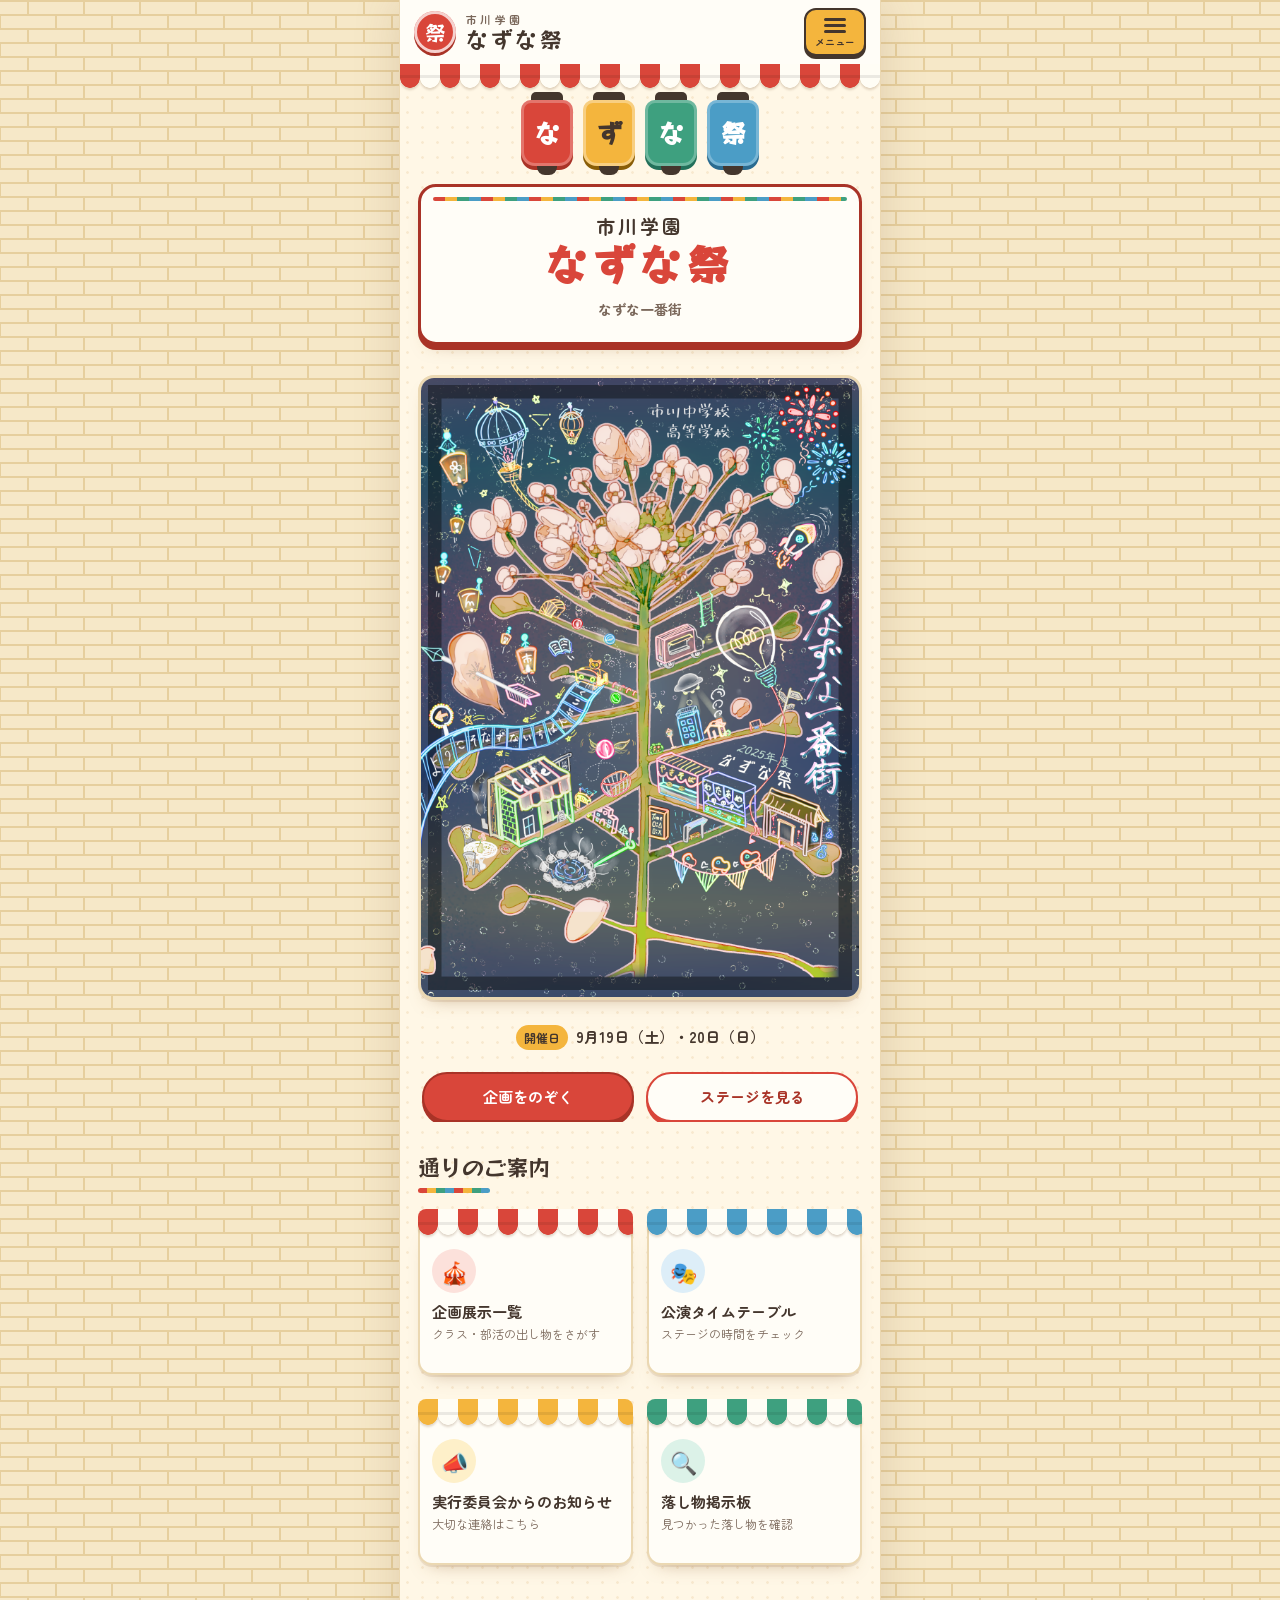
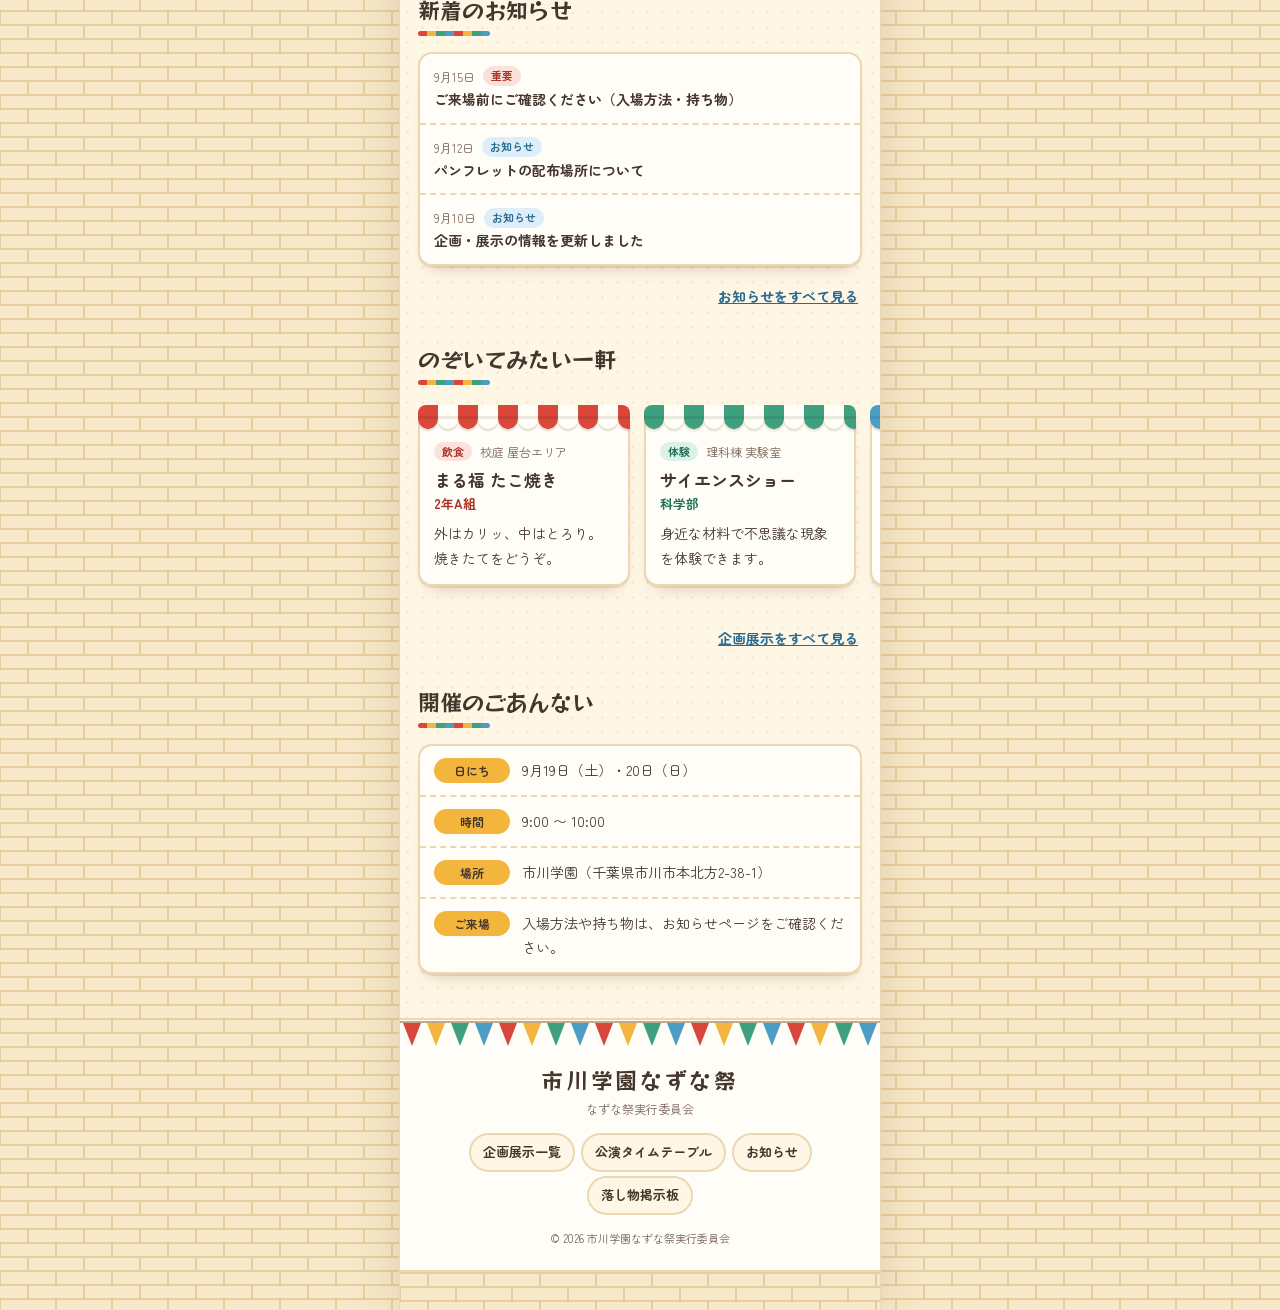
<file: index.html>
<!DOCTYPE html>
<html lang="ja">
<head>
  <meta charset="UTF-8">
  <meta name="viewport" content="width=device-width, initial-scale=1, viewport-fit=cover">
  <meta name="theme-color" content="#FFF7E6">
  <title>市川学園なずな祭 ホームページ</title>
  <meta name="description" content="市川学園なずな祭のホームページ。企画展示、公演タイムテーブル、実行委員会からのお知らせ、落し物掲示板をご案内します。">
  <link rel="stylesheet" href="style.css">
  <script src="main.js" defer></script>
</head>

<body>
<a class="skip" href="#main">本文へ移動</a>

<div class="app">

  <!-- ===== ヘッダー ===== -->
  <header class="site-header">
    <div class="site-header__bar">
      <a class="brand" href="index.html" aria-label="市川学園なずな祭 ホームへ">
        <span class="brand__mark" aria-hidden="true">祭</span>

        <span class="brand__text">
          <small>市川学園</small>
          <strong>なずな祭</strong>
        </span>
      </a>

      <button
        class="menu-btn"
        type="button"
        aria-expanded="false"
        aria-controls="drawer"
        aria-label="メニューを開閉する"
        data-menu-toggle
      >
        <span class="menu-btn__icon" aria-hidden="true">
          <i></i>
          <i></i>
          <i></i>
        </span>
        <span class="menu-btn__label">メニュー</span>
      </button>
    </div>

    <div class="awning" aria-hidden="true"></div>
  </header>


  <!-- ===== ハンバーガーメニュー ===== -->
  <div class="drawer-overlay" data-menu-close></div>

  <nav class="drawer" id="drawer" aria-label="メインメニュー">
    <div class="awning" aria-hidden="true"></div>

    <div class="drawer__head">
      <p class="drawer__title">
        メニュー
        <small>どこへ行こう？</small>
      </p>

      <button
        class="drawer__close"
        type="button"
        data-menu-close
        aria-label="メニューを閉じる"
      >
        ×
      </button>
    </div>

    <ul class="drawer__list">
      <li data-c="mustard">
        <a href="index.html" aria-current="page">
          <span class="drawer__ico" aria-hidden="true">🏠</span>
          <span>
            <b>ホーム</b>
            <small>入り口にもどる</small>
          </span>
        </a>
      </li>

      <li data-c="red">
        <a href="exhibits.html">
          <span class="drawer__ico" aria-hidden="true">🎪</span>
          <span>
            <b>企画展示一覧</b>
            <small>クラス・部活の出し物</small>
          </span>
        </a>
      </li>

      <li data-c="blue">
        <a href="timetable.html">
          <span class="drawer__ico" aria-hidden="true">🎭</span>
          <span>
            <b>公演タイムテーブル</b>
            <small>ステージの時間割</small>
          </span>
        </a>
      </li>

      <li data-c="mustard">
        <a href="news.html">
          <span class="drawer__ico" aria-hidden="true">📣</span>
          <span>
            <b>実行委員会からのお知らせ</b>
            <small>大切な連絡はここ</small>
          </span>
        </a>
      </li>

      <li data-c="green">
        <a href="lostfound.html">
          <span class="drawer__ico" aria-hidden="true">🔍</span>
          <span>
            <b>落し物掲示板</b>
            <small>届いている落し物</small>
          </span>
        </a>
      </li>
    </ul>

    <p class="drawer__foot">
      市川学園なずな祭実行委員会
    </p>
  </nav>


  <main id="main">

    <!-- ===== ホーム ===== -->
    <section class="hero" aria-labelledby="hero-title">

      <div class="lanterns" aria-hidden="true">
        <span class="lantern"><b>な</b></span>
        <span class="lantern"><b>ず</b></span>
        <span class="lantern"><b>な</b></span>
        <span class="lantern"><b>祭</b></span>
      </div>

      <div class="hero__sign">
        <h1 class="hero__title" id="hero-title">
          <span class="hero__school">市川学園</span>
          <span class="hero__fest">なずな祭</span>
        </h1>

        <p class="hero__catch">
          なずな一番街
        </p>
      </div>


      <!-- ===== なずな祭の写真 ===== -->
      <div class="hero__photo">
        <img
          src="poster.png"
          alt="なずな祭のポスター"
          width="1086"
          height="1536"
        >
      </div>


      <!-- ★開催日は実際の日程に書きかえてください -->
      <p class="hero__date">
        <span>開催日</span>
        9月19日（土）・20日（日）
      </p>

      <div class="hero__cta">
        <a class="btn" href="exhibits.html">
          企画をのぞく
        </a>

        <a class="btn btn--ghost" href="timetable.html">
          ステージを見る
        </a>
      </div>

    </section>


    <!-- ===== 通りのご案内 ===== -->
    <section class="section" aria-labelledby="street-title">

      <h2 class="sec-title" id="street-title">
        通りのご案内
      </h2>

      <ul class="street">

        <li>
          <a class="shopfront shopfront--red" href="exhibits.html">
            <div class="awning" aria-hidden="true"></div>

            <div class="shopfront__body">
              <span class="shopfront__ico" aria-hidden="true">
                🎪
              </span>

              <strong>企画展示一覧</strong>

              <small>
                クラス・部活の出し物をさがす
              </small>
            </div>
          </a>
        </li>


        <li>
          <a class="shopfront shopfront--blue" href="timetable.html">
            <div class="awning" aria-hidden="true"></div>

            <div class="shopfront__body">
              <span class="shopfront__ico" aria-hidden="true">
                🎭
              </span>

              <strong>公演タイムテーブル</strong>

              <small>
                ステージの時間をチェック
              </small>
            </div>
          </a>
        </li>


        <li>
          <a class="shopfront shopfront--mustard" href="news.html">
            <div class="awning" aria-hidden="true"></div>

            <div class="shopfront__body">
              <span class="shopfront__ico" aria-hidden="true">
                📣
              </span>

              <strong>実行委員会からのお知らせ</strong>

              <small>
                大切な連絡はこちら
              </small>
            </div>
          </a>
        </li>


        <li>
          <a class="shopfront shopfront--green" href="lostfound.html">
            <div class="awning" aria-hidden="true"></div>

            <div class="shopfront__body">
              <span class="shopfront__ico" aria-hidden="true">
                🔍
              </span>

              <strong>落し物掲示板</strong>

              <small>
                見つかった落し物を確認
              </small>
            </div>
          </a>
        </li>

      </ul>
    </section>


    <!-- ===== 新着のお知らせ ===== -->
    <section class="section" aria-labelledby="news-title">

      <h2 class="sec-title" id="news-title">
        新着のお知らせ
      </h2>

      <ul class="news-mini">

        <li>
          <a href="news.html#n1">
            <div class="news-mini__meta">
              <time datetime="2026-09-15">9月15日</time>
              <span class="tag tag--red">重要</span>
            </div>

            <p class="news-mini__title">
              ご来場前にご確認ください（入場方法・持ち物）
            </p>
          </a>
        </li>


        <li>
          <a href="news.html#n2">
            <div class="news-mini__meta">
              <time datetime="2026-09-12">9月12日</time>
              <span class="tag tag--blue">お知らせ</span>
            </div>

            <p class="news-mini__title">
              パンフレットの配布場所について
            </p>
          </a>
        </li>


        <li>
          <a href="news.html#n3">
            <div class="news-mini__meta">
              <time datetime="2026-09-10">9月10日</time>
              <span class="tag tag--blue">お知らせ</span>
            </div>

            <p class="news-mini__title">
              企画・展示の情報を更新しました
            </p>
          </a>
        </li>

      </ul>

      <p class="more-link">
        <a href="news.html">
          お知らせをすべて見る
        </a>
      </p>

    </section>


    <!-- ===== 気になる企画 ===== -->
    <section class="section" aria-labelledby="pick-title">

      <h2 class="sec-title" id="pick-title">
        のぞいてみたい一軒
      </h2>

      <ul class="hscroll">

        <li class="shop" data-category="food">
          <a class="shop__link" href="exhibits.html#e1">

            <div class="awning" aria-hidden="true"></div>

            <div class="shop__body">

              <div class="shop__meta">
                <span class="tag">飲食</span>
                <span>校庭 屋台エリア</span>
              </div>

              <h3 class="shop__title">
                まる福 たこ焼き
              </h3>

              <p class="shop__org">
                2年A組
              </p>

              <p class="shop__desc">
                外はカリッ、中はとろり。焼きたてをどうぞ。
              </p>

            </div>
          </a>
        </li>


        <li class="shop" data-category="experience">
          <a class="shop__link" href="exhibits.html#e5">

            <div class="awning" aria-hidden="true"></div>

            <div class="shop__body">

              <div class="shop__meta">
                <span class="tag">体験</span>
                <span>理科棟 実験室</span>
              </div>

              <h3 class="shop__title">
                サイエンスショー
              </h3>

              <p class="shop__org">
                科学部
              </p>

              <p class="shop__desc">
                身近な材料で不思議な現象を体験できます。
              </p>

            </div>
          </a>
        </li>


        <li class="shop" data-category="exhibit">
          <a class="shop__link" href="exhibits.html#e4">

            <div class="awning" aria-hidden="true"></div>

            <div class="shop__body">

              <div class="shop__meta">
                <span class="tag">展示</span>
                <span>本館3階</span>
              </div>

              <h3 class="shop__title">
                写真展「まちの色」
              </h3>

              <p class="shop__org">
                写真部
              </p>

              <p class="shop__desc">
                部員が切りとった、見慣れた街の表情。
              </p>

            </div>
          </a>
        </li>

      </ul>

      <p class="more-link">
        <a href="exhibits.html">
          企画展示をすべて見る
        </a>
      </p>

    </section>


    <!-- ===== 開催のごあんない ===== -->
    <section class="section" aria-labelledby="info-title">

      <h2 class="sec-title" id="info-title">
        開催のごあんない
      </h2>

      <!-- ★実際の情報に書きかえてください -->
      <dl class="info">

        <div>
          <dt>日にち</dt>
          <dd>9月19日（土）・20日（日）</dd>
        </div>

        <div>
          <dt>時間</dt>
          <dd>9:00 〜 10:00</dd>
        </div>

        <div>
          <dt>場所</dt>
          <dd>市川学園（千葉県市川市本北方2-38-1）</dd>
        </div>

        <div>
          <dt>ご来場</dt>
          <dd>
            入場方法や持ち物は、お知らせページをご確認ください。
          </dd>
        </div>

      </dl>

    </section>

  </main>


  <!-- ===== フッター ===== -->
  <footer class="site-footer">

    <div class="bunting" aria-hidden="true"></div>

    <div class="site-footer__body">

      <p class="site-footer__name">
        市川学園なずな祭
      </p>

      <p class="site-footer__sub">
        なずな祭実行委員会
      </p>

      <ul class="footer-links">
        <li>
          <a href="exhibits.html">企画展示一覧</a>
        </li>

        <li>
          <a href="timetable.html">公演タイムテーブル</a>
        </li>

        <li>
          <a href="news.html">お知らせ</a>
        </li>

        <li>
          <a href="lostfound.html">落し物掲示板</a>
        </li>
      </ul>

      <p class="copy">
        © 2026 市川学園なずな祭実行委員会
      </p>

    </div>

    <div class="pavement" aria-hidden="true"></div>

  </footer>


  <button
    class="to-top"
    type="button"
    aria-label="ページの先頭へ戻る"
  >
    ↑
  </button>

</div>

</body>
</html>
</file>
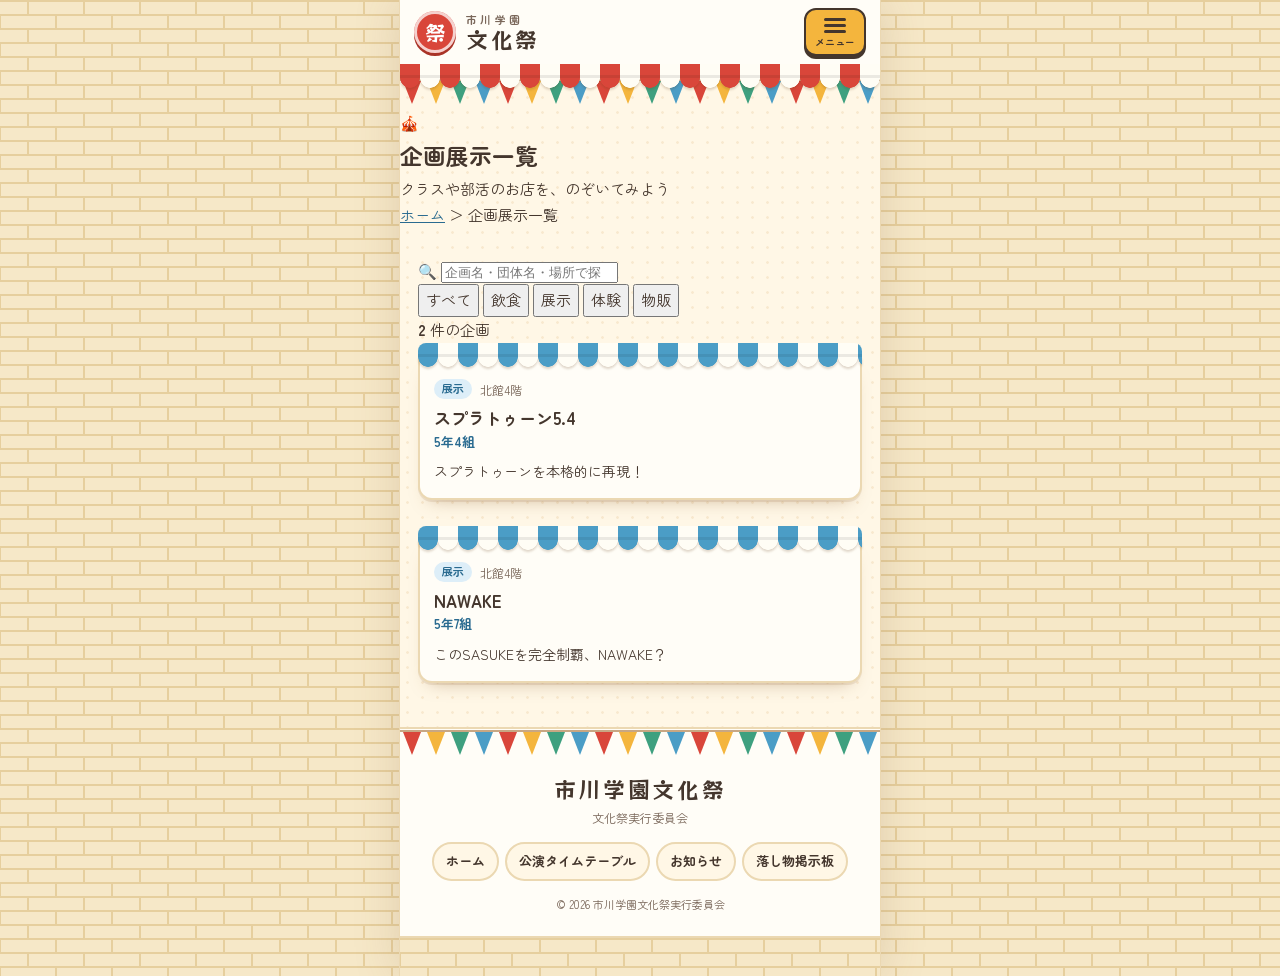
<file: exhibits.html>
<!DOCTYPE html>
<html lang="ja">
<head>
  <meta charset="UTF-8">
  <meta name="viewport" content="width=device-width, initial-scale=1, viewport-fit=cover">
  <meta name="theme-color" content="#FFF7E6">
  <title>企画展示一覧 | 市川学園文化祭</title>
  <meta name="description" content="市川学園文化祭の企画展示一覧。飲食・展示・体験・物販をカテゴリや言葉で探せます。">
  <link rel="stylesheet" href="style.css">
  <script src="main.js" defer></script>
</head>
<body>
<a class="skip" href="#main">本文へ移動</a>

<div class="app">

  <!-- ===== ヘッダー ===== -->
  <header class="site-header">
    <div class="site-header__bar">
      <a class="brand" href="index.html" aria-label="市川学園文化祭 ホームへ">
        <span class="brand__mark" aria-hidden="true">祭</span>
        <span class="brand__text"><small>市川学園</small><strong>文化祭</strong></span>
      </a>
      <button class="menu-btn" type="button" aria-expanded="false" aria-controls="drawer" aria-label="メニューを開閉する" data-menu-toggle>
        <span class="menu-btn__icon" aria-hidden="true"><i></i><i></i><i></i></span>
        <span class="menu-btn__label">メニュー</span>
      </button>
    </div>
    <div class="awning" aria-hidden="true"></div>
  </header>

  <!-- ===== ハンバーガーメニュー ===== -->
  <div class="drawer-overlay" data-menu-close></div>
  <nav class="drawer" id="drawer" aria-label="メインメニュー">
    <div class="awning" aria-hidden="true"></div>
    <div class="drawer__head">
      <p class="drawer__title">メニュー<small>どこへ行こう？</small></p>
      <button class="drawer__close" type="button" data-menu-close aria-label="メニューを閉じる">×</button>
    </div>
    <ul class="drawer__list">
      <li data-c="mustard"><a href="index.html"><span class="drawer__ico" aria-hidden="true">🏠</span><span><b>ホーム</b><small>入り口にもどる</small></span></a></li>
      <li data-c="red"><a href="exhibits.html" aria-current="page"><span class="drawer__ico" aria-hidden="true">🎪</span><span><b>企画展示一覧</b><small>クラス・部活の出し物</small></span></a></li>
      <li data-c="blue"><a href="timetable.html"><span class="drawer__ico" aria-hidden="true">🎭</span><span><b>公演タイムテーブル</b><small>ステージの時間割</small></span></a></li>
      <li data-c="mustard"><a href="news.html"><span class="drawer__ico" aria-hidden="true">📣</span><span><b>実行委員会からのお知らせ</b><small>大切な連絡はここ</small></span></a></li>
      <li data-c="green"><a href="lostfound.html"><span class="drawer__ico" aria-hidden="true">🔍</span><span><b>落し物掲示板</b><small>届いている落し物</small></span></a></li>
    </ul>
    <p class="drawer__foot">市川学園文化祭実行委員会</p>
  </nav>

  <main id="main" class="theme-red">

    <section class="page-hero">
      <div class="bunting" aria-hidden="true"></div>
      <div class="page-hero__plate">
        <span class="page-hero__ico" aria-hidden="true">🎪</span>
        <h1 class="page-hero__title">企画展示一覧</h1>
        <p class="page-hero__lead">クラスや部活のお店を、のぞいてみよう</p>
      </div>
    </section>

    <nav class="crumbs" aria-label="現在のページ">
      <a href="index.html">ホーム</a> ＞ <span aria-current="page">企画展示一覧</span>
    </nav>

    <div class="section" data-filter-root>
      <div class="tools">
        <label class="search">
          <span class="search__ico" aria-hidden="true">🔍</span>
          <input type="search" placeholder="企画名・団体名・場所で探す" data-search aria-label="企画を検索">
        </label>
        <div class="chips" role="group" aria-label="カテゴリで絞り込む">
          <button class="chip" type="button" data-chip="all" aria-pressed="true">すべて</button>
          <button class="chip" type="button" data-chip="food" aria-pressed="false">飲食</button>
          <button class="chip" type="button" data-chip="exhibit" aria-pressed="false">展示</button>
          <button class="chip" type="button" data-chip="experience" aria-pressed="false">体験</button>
          <button class="chip" type="button" data-chip="goods" aria-pressed="false">物販</button>
        </div>
      </div>

      <p class="result-count" aria-live="polite"><b data-count>10</b> 件の企画</p>

      <!-- ★企画は<li>を1つ足すだけで増やせます（data-category は food / exhibit / experience / goods） -->
      <ul class="shop-list">
<ul class="shop-list">

  <li class="shop" data-item data-category="exhibit">

  スプラトゥーン5.4｜5年4組｜北館4階｜スプラトゥーンを本格的に再現！

</li>

<li class="shop" data-item data-category="exhibit">

  NAWAKE｜5年7組｜北館4階｜このSASUKEを完全制覇、NAWAKE？

</li>

</ul>
  </main>

  <!-- ===== フッター ===== -->
  <footer class="site-footer">
    <div class="bunting" aria-hidden="true"></div>
    <div class="site-footer__body">
      <p class="site-footer__name">市川学園文化祭</p>
      <p class="site-footer__sub">文化祭実行委員会</p>
      <ul class="footer-links">
        <li><a href="index.html">ホーム</a></li>
        <li><a href="timetable.html">公演タイムテーブル</a></li>
        <li><a href="news.html">お知らせ</a></li>
        <li><a href="lostfound.html">落し物掲示板</a></li>
      </ul>
      <p class="copy">© 2026 市川学園文化祭実行委員会</p>
    </div>
    <div class="pavement" aria-hidden="true"></div>
  </footer>

  <button class="to-top" type="button" aria-label="ページの先頭へ戻る">↑</button>
</div>
</body>
</html>
</file>
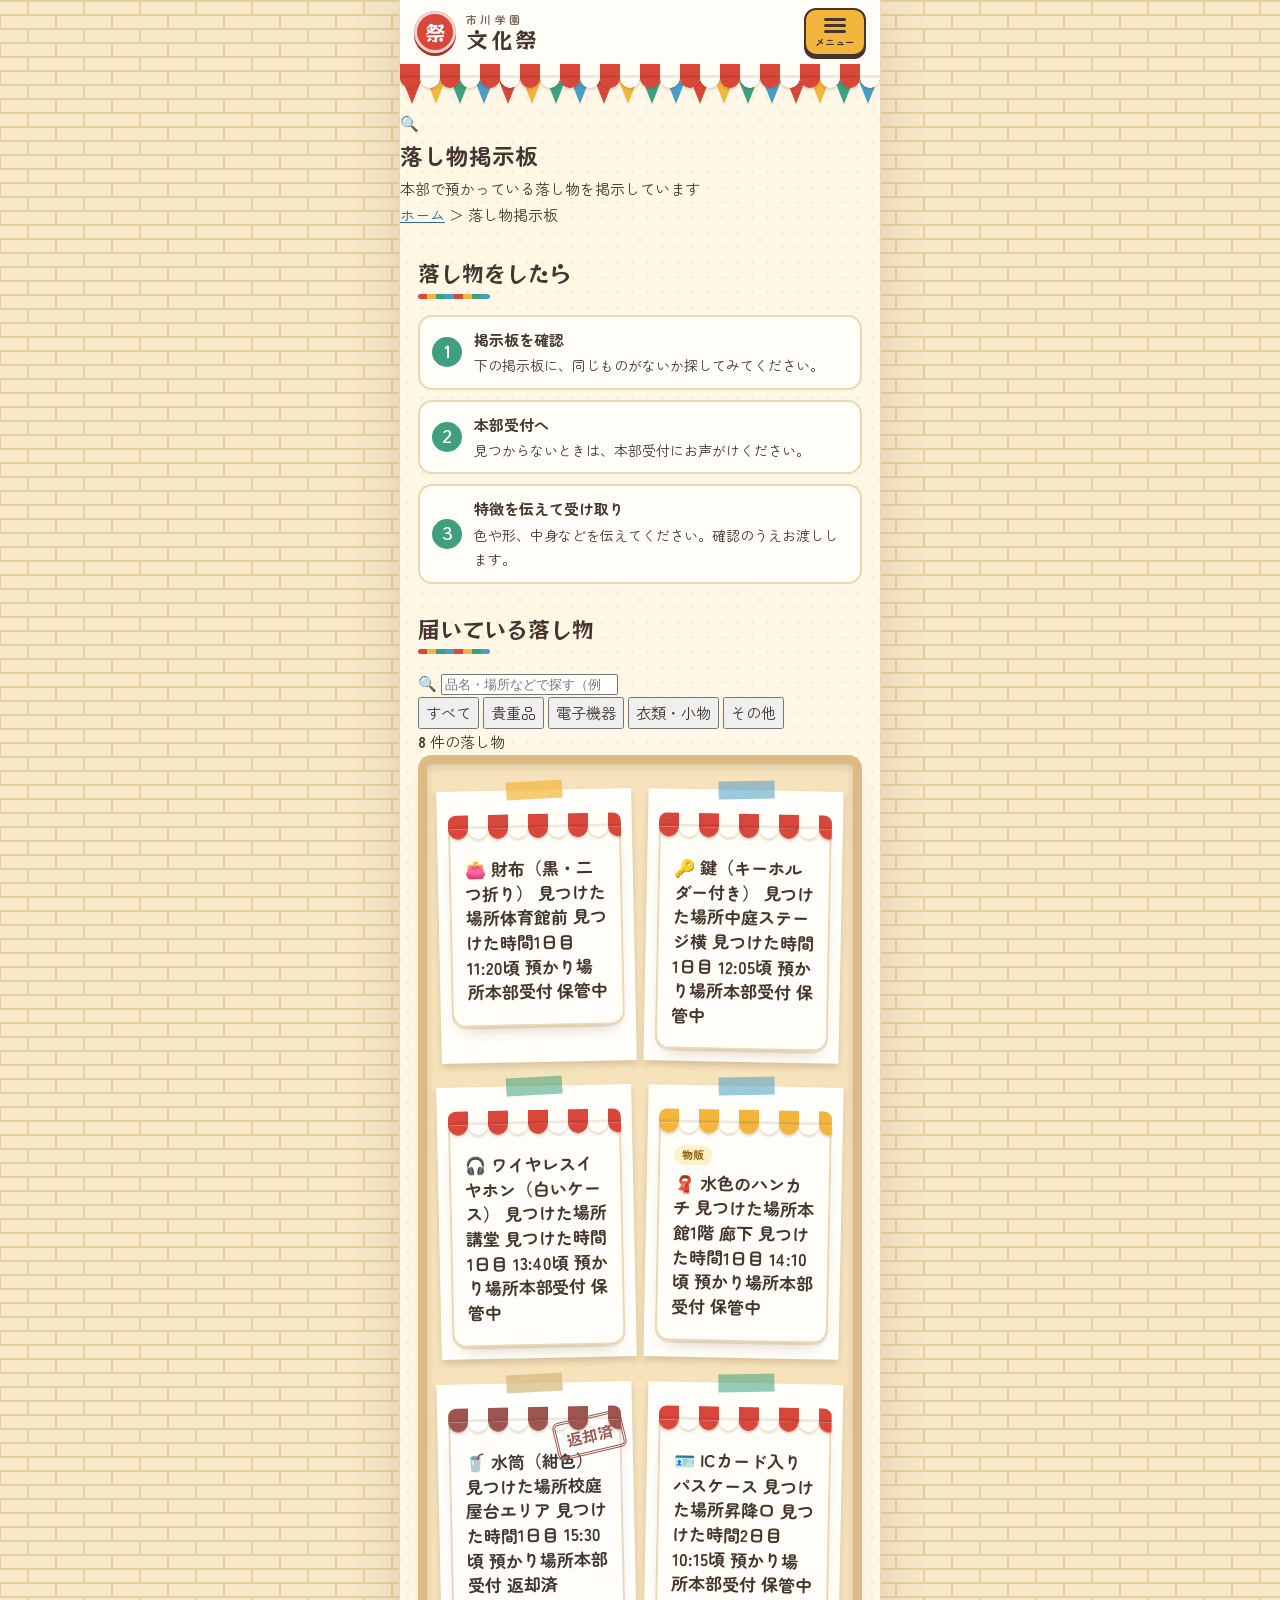
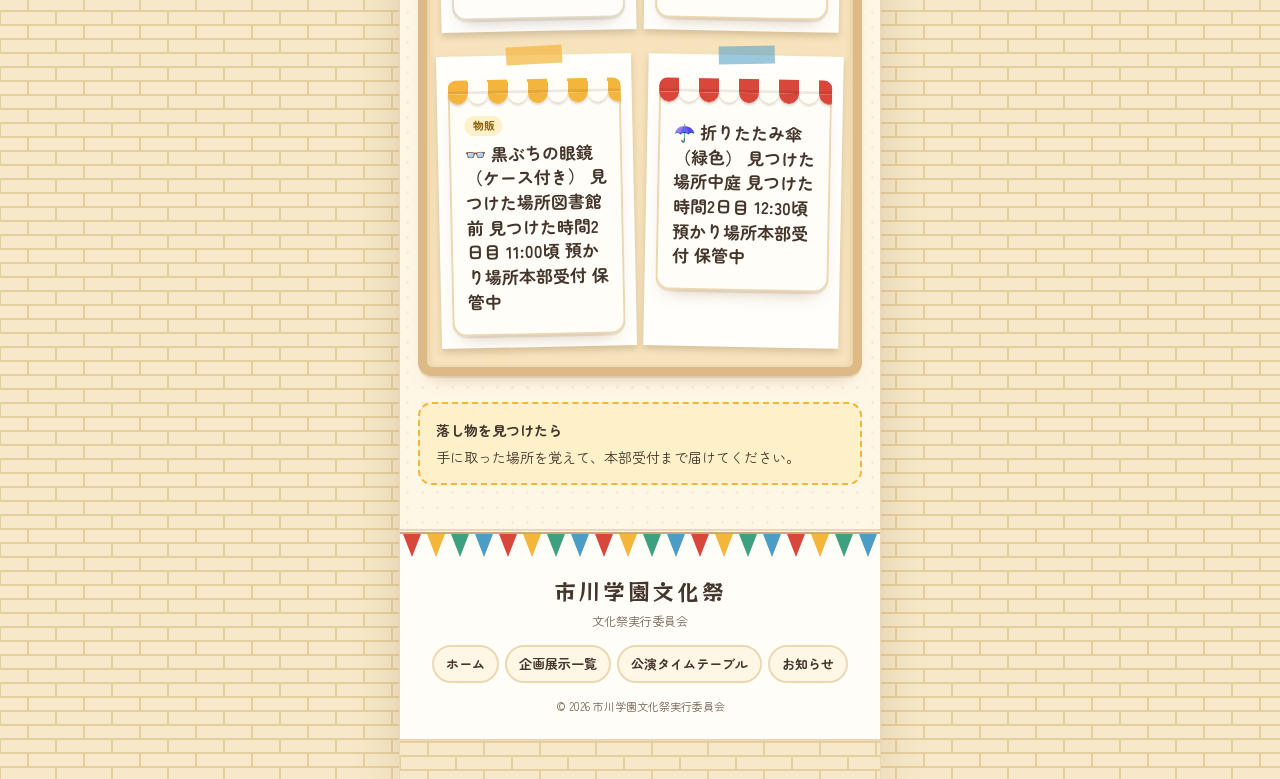
<file: lostfound.html>
<!DOCTYPE html>
<html lang="ja">
<head>
  <meta charset="UTF-8">
  <meta name="viewport" content="width=device-width, initial-scale=1, viewport-fit=cover">
  <meta name="theme-color" content="#FFF7E6">
  <title>落し物掲示板 | 市川学園文化祭</title>
  <meta name="description" content="市川学園文化祭の落し物掲示板。届いている落し物を確認できます。">
  <link rel="stylesheet" href="style.css">
  <script src="main.js" defer></script>
</head>
<body>
<a class="skip" href="#main">本文へ移動</a>

<div class="app">

  <!-- ===== ヘッダー ===== -->
  <header class="site-header">
    <div class="site-header__bar">
      <a class="brand" href="index.html" aria-label="市川学園文化祭 ホームへ">
        <span class="brand__mark" aria-hidden="true">祭</span>
        <span class="brand__text"><small>市川学園</small><strong>文化祭</strong></span>
      </a>
      <button class="menu-btn" type="button" aria-expanded="false" aria-controls="drawer" aria-label="メニューを開閉する" data-menu-toggle>
        <span class="menu-btn__icon" aria-hidden="true"><i></i><i></i><i></i></span>
        <span class="menu-btn__label">メニュー</span>
      </button>
    </div>
    <div class="awning" aria-hidden="true"></div>
  </header>

  <!-- ===== ハンバーガーメニュー ===== -->
  <div class="drawer-overlay" data-menu-close></div>
  <nav class="drawer" id="drawer" aria-label="メインメニュー">
    <div class="awning" aria-hidden="true"></div>
    <div class="drawer__head">
      <p class="drawer__title">メニュー<small>どこへ行こう？</small></p>
      <button class="drawer__close" type="button" data-menu-close aria-label="メニューを閉じる">×</button>
    </div>
    <ul class="drawer__list">
      <li data-c="mustard"><a href="index.html"><span class="drawer__ico" aria-hidden="true">🏠</span><span><b>ホーム</b><small>入り口にもどる</small></span></a></li>
      <li data-c="red"><a href="exhibits.html"><span class="drawer__ico" aria-hidden="true">🎪</span><span><b>企画展示一覧</b><small>クラス・部活の出し物</small></span></a></li>
      <li data-c="blue"><a href="timetable.html"><span class="drawer__ico" aria-hidden="true">🎭</span><span><b>公演タイムテーブル</b><small>ステージの時間割</small></span></a></li>
      <li data-c="mustard"><a href="news.html"><span class="drawer__ico" aria-hidden="true">📣</span><span><b>実行委員会からのお知らせ</b><small>大切な連絡はここ</small></span></a></li>
      <li data-c="green"><a href="lostfound.html" aria-current="page"><span class="drawer__ico" aria-hidden="true">🔍</span><span><b>落し物掲示板</b><small>届いている落し物</small></span></a></li>
    </ul>
    <p class="drawer__foot">市川学園文化祭実行委員会</p>
  </nav>

  <main id="main" class="theme-green">

    <section class="page-hero">
      <div class="bunting" aria-hidden="true"></div>
      <div class="page-hero__plate">
        <span class="page-hero__ico" aria-hidden="true">🔍</span>
        <h1 class="page-hero__title">落し物掲示板</h1>
        <p class="page-hero__lead">本部で預かっている落し物を掲示しています</p>
      </div>
    </section>

    <nav class="crumbs" aria-label="現在のページ">
      <a href="index.html">ホーム</a> ＞ <span aria-current="page">落し物掲示板</span>
    </nav>

    <!-- 受け取りの流れ -->
    <section class="section" aria-labelledby="flow-title">
      <h2 class="sec-title" id="flow-title">落し物をしたら</h2>
      <ol class="steps">
        <li><strong>掲示板を確認</strong>下の掲示板に、同じものがないか探してみてください。</li>
        <li><strong>本部受付へ</strong>見つからないときは、本部受付にお声がけください。</li>
        <li><strong>特徴を伝えて受け取り</strong>色や形、中身などを伝えてください。確認のうえお渡しします。</li>
      </ol>
    </section>

    <!-- 掲示板 -->
    <div class="section" data-filter-root>
      <h2 class="sec-title">届いている落し物</h2>

      <div class="tools">
        <label class="search">
          <span class="search__ico" aria-hidden="true">🔍</span>
          <input type="search" placeholder="品名・場所などで探す（例：財布）" data-search aria-label="落し物を検索">
        </label>
        <div class="chips" role="group" aria-label="種類で絞り込む">
          <button class="chip" type="button" data-chip="all" aria-pressed="true">すべて</button>
          <button class="chip" type="button" data-chip="valuable" aria-pressed="false">貴重品</button>
          <button class="chip" type="button" data-chip="device" aria-pressed="false">電子機器</button>
          <button class="chip" type="button" data-chip="goods" aria-pressed="false">衣類・小物</button>
          <button class="chip" type="button" data-chip="other" aria-pressed="false">その他</button>
        </div>
      </div>

      <p class="result-count" aria-live="polite"><b data-count>8</b> 件の落し物</p>

      <!-- ★落し物は<li>を上に足して更新します。返却されたら data-status="returned" にすると「返却済」の印が付きます -->
      <ul class="board">

        <li class="note" id="l1" data-item data-category="valuable" data-status="keeping">
          <div class="note__ico" aria-hidden="true">👛</div>
          <h3 class="note__name">財布（黒・二つ折り）</h3>
          <dl class="note__list">
            <div><dt>見つけた場所</dt><dd>体育館前</dd></div>
            <div><dt>見つけた時間</dt><dd>1日目 11:20頃</dd></div>
            <div><dt>預かり場所</dt><dd>本部受付</dd></div>
          </dl>
          <span class="note__status">保管中</span>
        </li>

        <li class="note" id="l2" data-item data-category="valuable" data-status="keeping">
          <div class="note__ico" aria-hidden="true">🔑</div>
          <h3 class="note__name">鍵（キーホルダー付き）</h3>
          <dl class="note__list">
            <div><dt>見つけた場所</dt><dd>中庭ステージ横</dd></div>
            <div><dt>見つけた時間</dt><dd>1日目 12:05頃</dd></div>
            <div><dt>預かり場所</dt><dd>本部受付</dd></div>
          </dl>
          <span class="note__status">保管中</span>
        </li>

        <li class="note" id="l3" data-item data-category="device" data-status="keeping">
          <div class="note__ico" aria-hidden="true">🎧</div>
          <h3 class="note__name">ワイヤレスイヤホン（白いケース）</h3>
          <dl class="note__list">
            <div><dt>見つけた場所</dt><dd>講堂</dd></div>
            <div><dt>見つけた時間</dt><dd>1日目 13:40頃</dd></div>
            <div><dt>預かり場所</dt><dd>本部受付</dd></div>
          </dl>
          <span class="note__status">保管中</span>
        </li>

        <li class="note" id="l4" data-item data-category="goods" data-status="keeping">
          <div class="note__ico" aria-hidden="true">🧣</div>
          <h3 class="note__name">水色のハンカチ</h3>
          <dl class="note__list">
            <div><dt>見つけた場所</dt><dd>本館1階 廊下</dd></div>
            <div><dt>見つけた時間</dt><dd>1日目 14:10頃</dd></div>
            <div><dt>預かり場所</dt><dd>本部受付</dd></div>
          </dl>
          <span class="note__status">保管中</span>
        </li>

        <li class="note" id="l5" data-item data-category="other" data-status="returned">
          <div class="note__ico" aria-hidden="true">🥤</div>
          <h3 class="note__name">水筒（紺色）</h3>
          <dl class="note__list">
            <div><dt>見つけた場所</dt><dd>校庭 屋台エリア</dd></div>
            <div><dt>見つけた時間</dt><dd>1日目 15:30頃</dd></div>
            <div><dt>預かり場所</dt><dd>本部受付</dd></div>
          </dl>
          <span class="note__status">返却済</span>
        </li>

        <li class="note" id="l6" data-item data-category="valuable" data-status="keeping">
          <div class="note__ico" aria-hidden="true">🪪</div>
          <h3 class="note__name">ICカード入りパスケース</h3>
          <dl class="note__list">
            <div><dt>見つけた場所</dt><dd>昇降口</dd></div>
            <div><dt>見つけた時間</dt><dd>2日目 10:15頃</dd></div>
            <div><dt>預かり場所</dt><dd>本部受付</dd></div>
          </dl>
          <span class="note__status">保管中</span>
        </li>

        <li class="note" id="l7" data-item data-category="goods" data-status="keeping">
          <div class="note__ico" aria-hidden="true">👓</div>
          <h3 class="note__name">黒ぶちの眼鏡（ケース付き）</h3>
          <dl class="note__list">
            <div><dt>見つけた場所</dt><dd>図書館前</dd></div>
            <div><dt>見つけた時間</dt><dd>2日目 11:00頃</dd></div>
            <div><dt>預かり場所</dt><dd>本部受付</dd></div>
          </dl>
          <span class="note__status">保管中</span>
        </li>

        <li class="note" id="l8" data-item data-category="other" data-status="keeping">
          <div class="note__ico" aria-hidden="true">☂️</div>
          <h3 class="note__name">折りたたみ傘（緑色）</h3>
          <dl class="note__list">
            <div><dt>見つけた場所</dt><dd>中庭</dd></div>
            <div><dt>見つけた時間</dt><dd>2日目 12:30頃</dd></div>
            <div><dt>預かり場所</dt><dd>本部受付</dd></div>
          </dl>
          <span class="note__status">保管中</span>
        </li>

      </ul>

      <p class="empty" data-empty hidden>該当する落し物はありません。見つからないときは、本部受付にお声がけください。</p>

      <p class="callout"><strong>落し物を見つけたら</strong>手に取った場所を覚えて、本部受付まで届けてください。</p>
    </div>

  </main>

  <!-- ===== フッター ===== -->
  <footer class="site-footer">
    <div class="bunting" aria-hidden="true"></div>
    <div class="site-footer__body">
      <p class="site-footer__name">市川学園文化祭</p>
      <p class="site-footer__sub">文化祭実行委員会</p>
      <ul class="footer-links">
        <li><a href="index.html">ホーム</a></li>
        <li><a href="exhibits.html">企画展示一覧</a></li>
        <li><a href="timetable.html">公演タイムテーブル</a></li>
        <li><a href="news.html">お知らせ</a></li>
      </ul>
      <p class="copy">© 2026 市川学園文化祭実行委員会</p>
    </div>
    <div class="pavement" aria-hidden="true"></div>
  </footer>

  <button class="to-top" type="button" aria-label="ページの先頭へ戻る">↑</button>
</div>
</body>
</html>
</file>
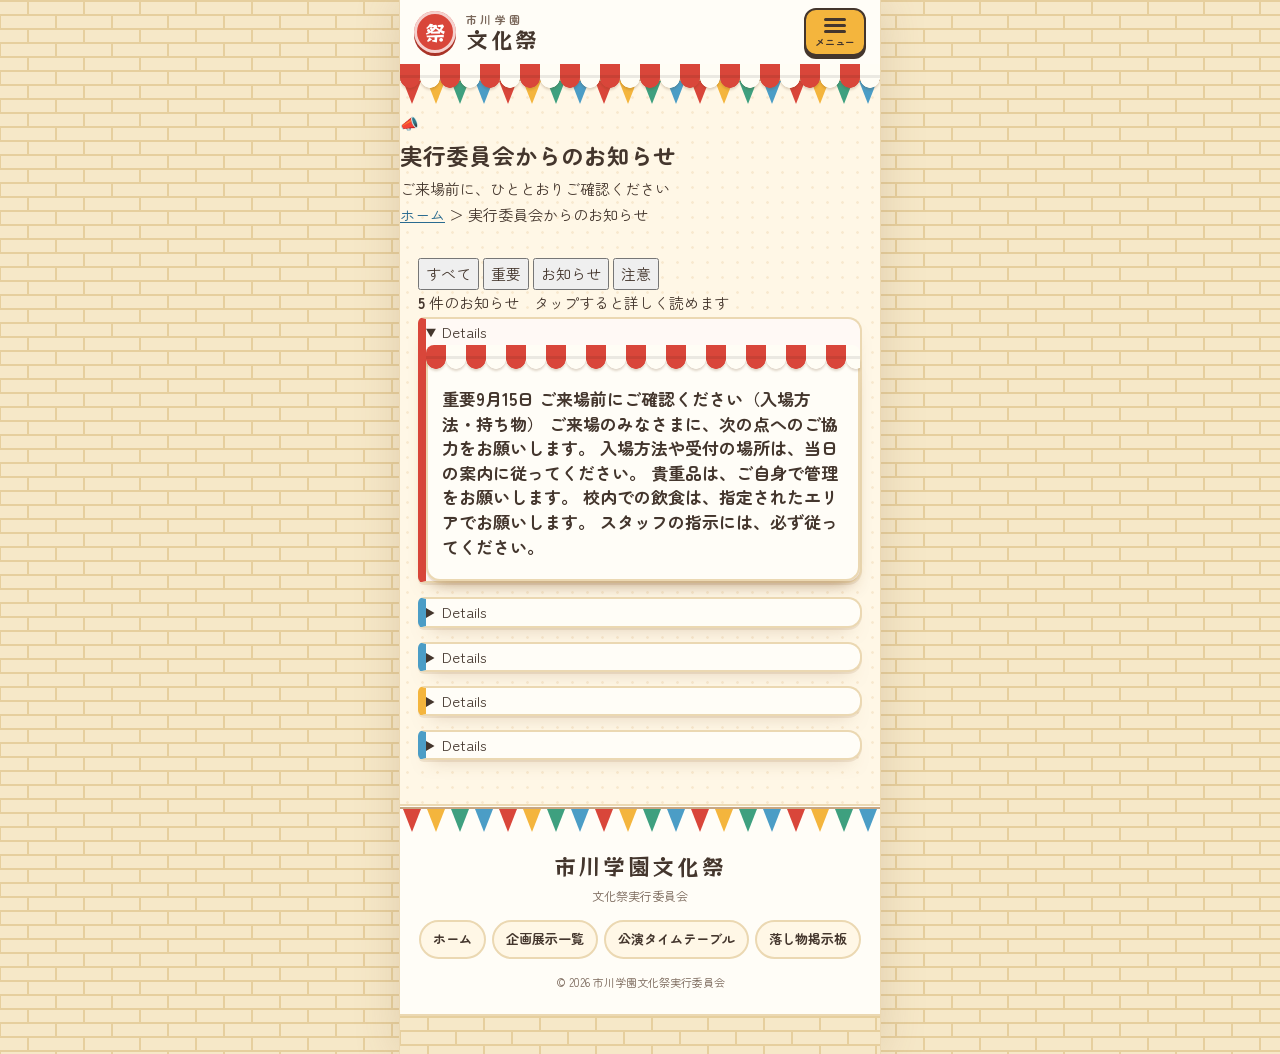
<file: news.html>
<!DOCTYPE html>
<html lang="ja">
<head>
  <meta charset="UTF-8">
  <meta name="viewport" content="width=device-width, initial-scale=1, viewport-fit=cover">
  <meta name="theme-color" content="#FFF7E6">
  <title>実行委員会からのお知らせ | 市川学園文化祭</title>
  <meta name="description" content="市川学園文化祭 実行委員会からのお知らせ。ご来場前にご確認いただきたい情報を掲載しています。">
  <link rel="stylesheet" href="style.css">
  <script src="main.js" defer></script>
</head>
<body>
<a class="skip" href="#main">本文へ移動</a>

<div class="app">

  <!-- ===== ヘッダー ===== -->
  <header class="site-header">
    <div class="site-header__bar">
      <a class="brand" href="index.html" aria-label="市川学園文化祭 ホームへ">
        <span class="brand__mark" aria-hidden="true">祭</span>
        <span class="brand__text"><small>市川学園</small><strong>文化祭</strong></span>
      </a>
      <button class="menu-btn" type="button" aria-expanded="false" aria-controls="drawer" aria-label="メニューを開閉する" data-menu-toggle>
        <span class="menu-btn__icon" aria-hidden="true"><i></i><i></i><i></i></span>
        <span class="menu-btn__label">メニュー</span>
      </button>
    </div>
    <div class="awning" aria-hidden="true"></div>
  </header>

  <!-- ===== ハンバーガーメニュー ===== -->
  <div class="drawer-overlay" data-menu-close></div>
  <nav class="drawer" id="drawer" aria-label="メインメニュー">
    <div class="awning" aria-hidden="true"></div>
    <div class="drawer__head">
      <p class="drawer__title">メニュー<small>どこへ行こう？</small></p>
      <button class="drawer__close" type="button" data-menu-close aria-label="メニューを閉じる">×</button>
    </div>
    <ul class="drawer__list">
      <li data-c="mustard"><a href="index.html"><span class="drawer__ico" aria-hidden="true">🏠</span><span><b>ホーム</b><small>入り口にもどる</small></span></a></li>
      <li data-c="red"><a href="exhibits.html"><span class="drawer__ico" aria-hidden="true">🎪</span><span><b>企画展示一覧</b><small>クラス・部活の出し物</small></span></a></li>
      <li data-c="blue"><a href="timetable.html"><span class="drawer__ico" aria-hidden="true">🎭</span><span><b>公演タイムテーブル</b><small>ステージの時間割</small></span></a></li>
      <li data-c="mustard"><a href="news.html" aria-current="page"><span class="drawer__ico" aria-hidden="true">📣</span><span><b>実行委員会からのお知らせ</b><small>大切な連絡はここ</small></span></a></li>
      <li data-c="green"><a href="lostfound.html"><span class="drawer__ico" aria-hidden="true">🔍</span><span><b>落し物掲示板</b><small>届いている落し物</small></span></a></li>
    </ul>
    <p class="drawer__foot">市川学園文化祭実行委員会</p>
  </nav>

  <main id="main" class="theme-mustard">

    <section class="page-hero">
      <div class="bunting" aria-hidden="true"></div>
      <div class="page-hero__plate">
        <span class="page-hero__ico" aria-hidden="true">📣</span>
        <h1 class="page-hero__title">実行委員会からのお知らせ</h1>
        <p class="page-hero__lead">ご来場前に、ひととおりご確認ください</p>
      </div>
    </section>

    <nav class="crumbs" aria-label="現在のページ">
      <a href="index.html">ホーム</a> ＞ <span aria-current="page">実行委員会からのお知らせ</span>
    </nav>

    <div class="section" data-filter-root>
      <div class="tools">
        <div class="chips" role="group" aria-label="種類で絞り込む">
          <button class="chip chip--mustard" type="button" data-chip="all" aria-pressed="true">すべて</button>
          <button class="chip chip--mustard" type="button" data-chip="important" aria-pressed="false">重要</button>
          <button class="chip chip--mustard" type="button" data-chip="info" aria-pressed="false">お知らせ</button>
          <button class="chip chip--mustard" type="button" data-chip="caution" aria-pressed="false">注意</button>
        </div>
      </div>

      <p class="result-count" aria-live="polite"><b data-count>5</b> 件のお知らせ　<span>タップすると詳しく読めます</span></p>

      <!-- ★お知らせは<details>を1つ足すだけで増やせます（新しいものを上に。data-category は important / info / caution） -->
      <div class="notice-list">

        <details class="notice" id="n1" data-item data-category="important" open>
          <summary>
            <div class="notice__meta"><span class="tag">重要</span><time datetime="2026-09-15">9月15日</time></div>
            <p class="notice__title">ご来場前にご確認ください（入場方法・持ち物）</p>
          </summary>
          <div class="notice__body">
            <p>ご来場のみなさまに、次の点へのご協力をお願いします。</p>
            <ul class="bullets">
              <li>入場方法や受付の場所は、当日の案内に従ってください。</li>
              <li>貴重品は、ご自身で管理をお願いします。</li>
              <li>校内での飲食は、指定されたエリアでお願いします。</li>
              <li>スタッフの指示には、必ず従ってください。</li>
            </ul>
          </div>
        </details>

        <details class="notice" id="n2" data-item data-category="info">
          <summary>
            <div class="notice__meta"><span class="tag">お知らせ</span><time datetime="2026-09-12">9月12日</time></div>
            <p class="notice__title">パンフレットの配布場所について</p>
          </summary>
          <div class="notice__body">
            <p>パンフレットは本部受付で配布します。企画の場所やステージの時間をまとめています。数に限りがあるため、なくなり次第終了となります。</p>
          </div>
        </details>

        <details class="notice" id="n3" data-item data-category="info">
          <summary>
            <div class="notice__meta"><span class="tag">お知らせ</span><time datetime="2026-09-10">9月10日</time></div>
            <p class="notice__title">企画・展示の情報を更新しました</p>
          </summary>
          <div class="notice__body">
            <p>企画展示一覧のページに、新しい企画を追加しました。ぜひ<a href="exhibits.html">企画展示一覧</a>もご覧ください。</p>
          </div>
        </details>

        <details class="notice" id="n4" data-item data-category="caution">
          <summary>
            <div class="notice__meta"><span class="tag">注意</span><time datetime="2026-09-08">9月8日</time></div>
            <p class="notice__title">ゴミの分別とマナーのお願い</p>
          </summary>
          <div class="notice__body">
            <p>みんなで気持ちよく過ごせるよう、ご協力をお願いします。</p>
            <ul class="bullets">
              <li>ゴミは分別して、所定のゴミ箱へお願いします。</li>
              <li>通路をふさがないよう、立ち止まる場所にご注意ください。</li>
              <li>混雑時は、係の案内に沿って順番にお進みください。</li>
            </ul>
          </div>
        </details>

        <details class="notice" id="n5" data-item data-category="info">
          <summary>
            <div class="notice__meta"><span class="tag">お知らせ</span><time datetime="2026-09-05">9月5日</time></div>
            <p class="notice__title">ホームページを公開しました</p>
          </summary>
          <div class="notice__body">
            <p>市川学園文化祭のホームページを公開しました。企画、ステージ、お知らせ、落し物の情報を、順次ここで更新していきます。</p>
          </div>
        </details>

      </div>

      <p class="empty" data-empty hidden>該当するお知らせはありません。</p>
    </div>

  </main>

  <!-- ===== フッター ===== -->
  <footer class="site-footer">
    <div class="bunting" aria-hidden="true"></div>
    <div class="site-footer__body">
      <p class="site-footer__name">市川学園文化祭</p>
      <p class="site-footer__sub">文化祭実行委員会</p>
      <ul class="footer-links">
        <li><a href="index.html">ホーム</a></li>
        <li><a href="exhibits.html">企画展示一覧</a></li>
        <li><a href="timetable.html">公演タイムテーブル</a></li>
        <li><a href="lostfound.html">落し物掲示板</a></li>
      </ul>
      <p class="copy">© 2026 市川学園文化祭実行委員会</p>
    </div>
    <div class="pavement" aria-hidden="true"></div>
  </footer>

  <button class="to-top" type="button" aria-label="ページの先頭へ戻る">↑</button>
</div>
</body>
</html>
</file>
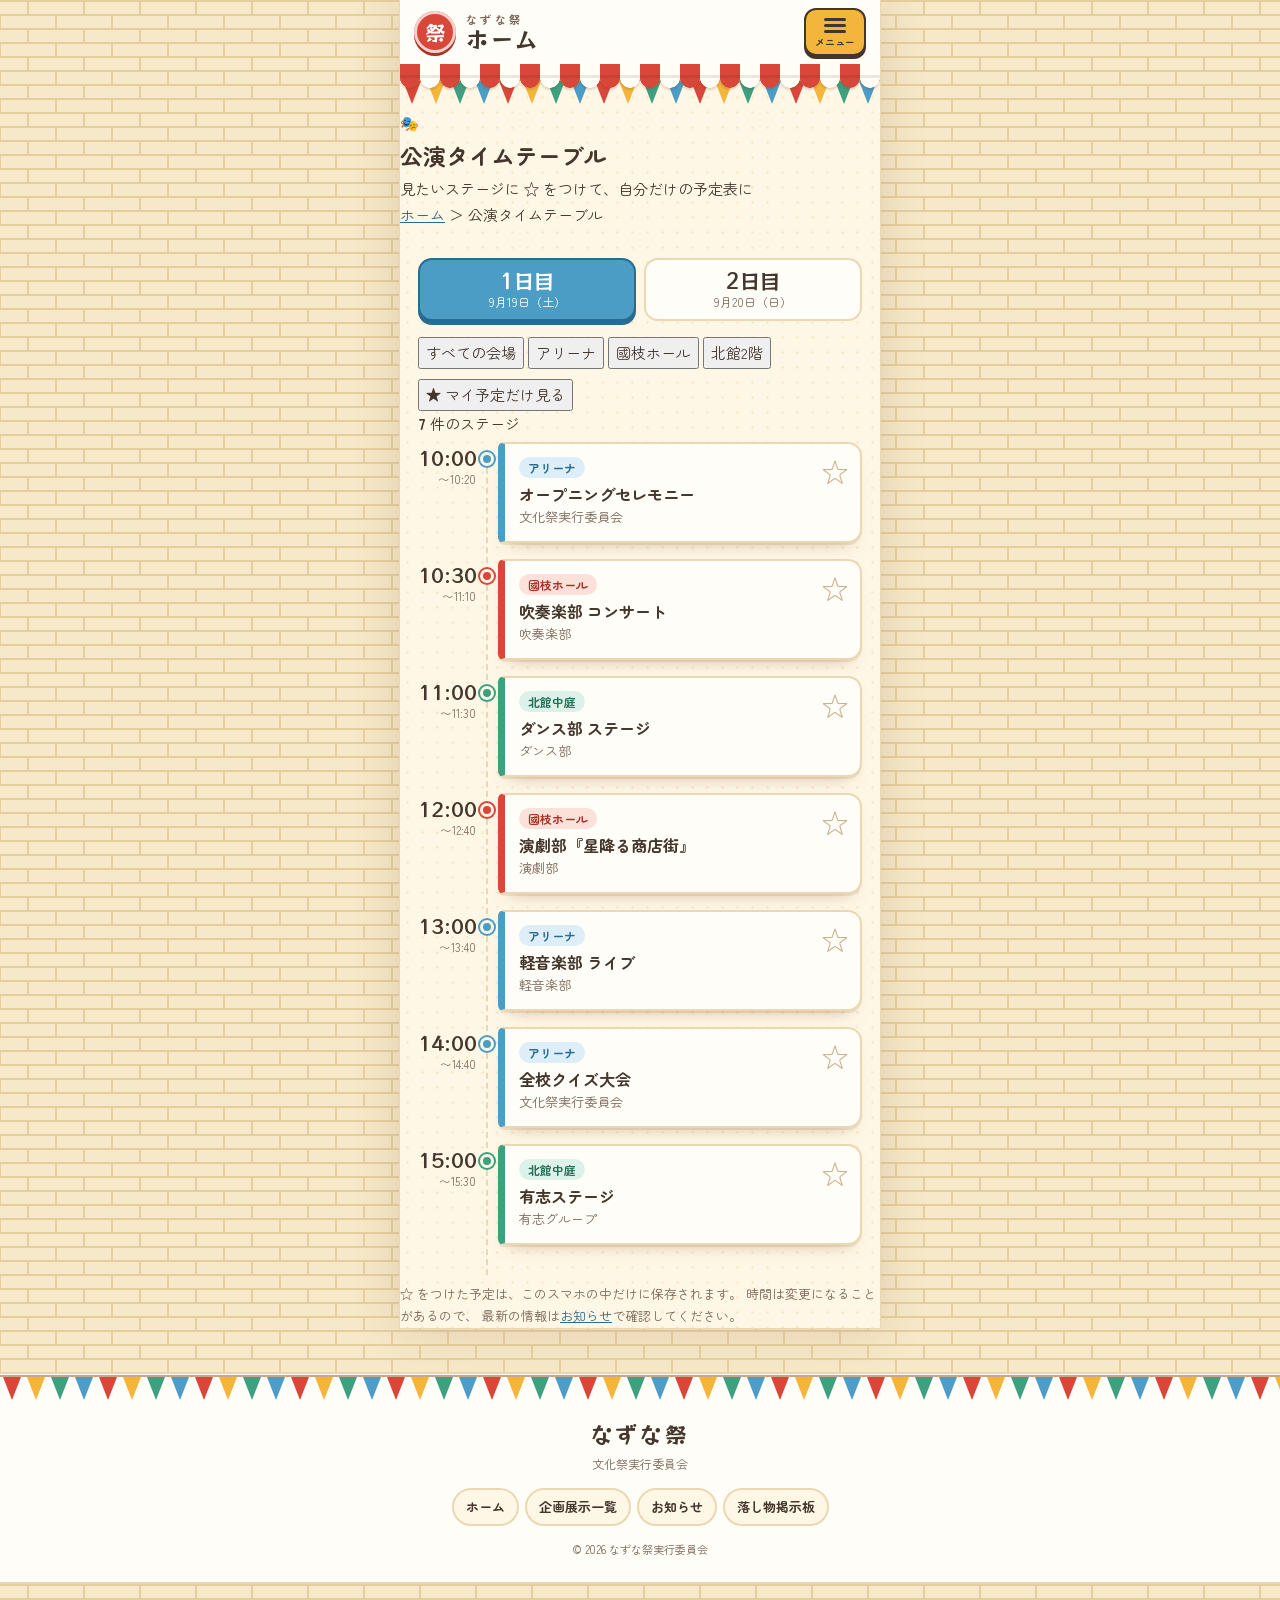
<file: timetable.html>
<!DOCTYPE html>
<html lang="ja">
<head>
  <meta charset="UTF-8">
  <meta name="viewport" content="width=device-width, initial-scale=1, viewport-fit=cover">

  <meta name="theme-color" content="#FFF7E6">
  <title>公演タイムテーブル | なずな祭</title>
  <meta name="description" content="なずな祭の公演タイムテーブル。日付と会場で絞り込み、見たいステージをマイ予定に登録できます。">

  <link rel="stylesheet" href="style.css">
  <script src="main.js" defer></script>
</head>

<body>

<a class="skip" href="#main">本文へ移動</a>

<div class="app">

  <!-- ===== ヘッダー ===== -->
  <header class="site-header">
    <div class="site-header__bar">

      <a class="brand" href="index.html" aria-label="なずな祭 ホームへ">
        <span class="brand__mark" aria-hidden="true">祭</span>
        <span class="brand__text">
          <small>なずな祭</small>
          <strong>ホーム</strong>
        </span>
      </a>

      <button
        class="menu-btn"
        type="button"
        aria-expanded="false"
        aria-controls="drawer"
        aria-label="メニューを開閉する"
        data-menu-toggle
      >
        <span class="menu-btn__icon" aria-hidden="true">
          <i></i>
          <i></i>
          <i></i>
        </span>
        <span class="menu-btn__label">メニュー</span>
      </button>

    </div>

    <div class="awning" aria-hidden="true"></div>
  </header>


  <!-- ===== ハンバーガーメニュー ===== -->
  <div class="drawer-overlay" data-menu-close></div>

  <nav class="drawer" id="drawer" aria-label="メインメニュー">

    <div class="awning" aria-hidden="true"></div>

    <div class="drawer__head">
      <p class="drawer__title">
        メニュー
        <small>どこへ行こう？</small>
      </p>

      <button
        class="drawer__close"
        type="button"
        data-menu-close
        aria-label="メニューを閉じる"
      >
        ×
      </button>
    </div>

    <ul class="drawer__list">

      <li data-c="mustard">
        <a href="index.html">
          <span class="drawer__ico" aria-hidden="true">🏠</span>
          <span>
            <b>ホーム</b>
            <small>入り口にもどる</small>
          </span>
        </a>
      </li>

      <li data-c="red">
        <a href="exhibits.html">
          <span class="drawer__ico" aria-hidden="true">🎪</span>
          <span>
            <b>企画展示一覧</b>
            <small>クラス・部活の出し物</small>
          </span>
        </a>
      </li>

      <li data-c="blue">
        <a href="timetable.html" aria-current="page">
          <span class="drawer__ico" aria-hidden="true">🎭</span>
          <span>
            <b>公演タイムテーブル</b>
            <small>ステージの時間割</small>
          </span>
        </a>
      </li>

      <li data-c="mustard">
        <a href="news.html">
          <span class="drawer__ico" aria-hidden="true">📣</span>
          <span>
            <b>実行委員会からのお知らせ</b>
            <small>大切な連絡はここ</small>
          </span>
        </a>
      </li>

      <li data-c="green">
        <a href="lostfound.html">
          <span class="drawer__ico" aria-hidden="true">🔍</span>
          <span>
            <b>落し物掲示板</b>
            <small>届いている落し物</small>
          </span>
        </a>
      </li>

    </ul>

    <p class="drawer__foot">なずな祭実行委員会</p>

  </nav>


  <!-- ===== メイン ===== -->
  <main id="main" class="theme-blue">

    <!-- ===== ページタイトル ===== -->
    <section class="page-hero">

      <div class="bunting" aria-hidden="true"></div>

      <div class="page-hero__plate">

        <span class="page-hero__ico" aria-hidden="true">🎭</span>

        <h1 class="page-hero__title">
          公演タイムテーブル
        </h1>

        <p class="page-hero__lead">
          見たいステージに ☆ をつけて、自分だけの予定表に
        </p>

      </div>

    </section>


    <!-- ===== パンくず ===== -->
    <nav class="crumbs" aria-label="現在のページ">
      <a href="index.html">ホーム</a>
      ＞
      <span aria-current="page">公演タイムテーブル</span>
    </nav>


    <!-- ===== タイムテーブル ===== -->
    <div class="section" data-timetable>


      <!-- ===== 日付タブ ===== -->
      <div
        class="daytabs"
        role="tablist"
        aria-label="開催日"
      >

        <button
          class="daytab"
          type="button"
          role="tab"
          id="tab-d1"
          aria-controls="panel-d1"
          aria-selected="true"
          data-day-tab="1"
        >
          <b>1日目</b>
          <small>9月19日（土）</small>
        </button>

        <button
          class="daytab"
          type="button"
          role="tab"
          id="tab-d2"
          aria-controls="panel-d2"
          aria-selected="false"
          tabindex="-1"
          data-day-tab="2"
        >
          <b>2日目</b>
          <small>9月20日（日）</small>
        </button>

      </div>


      <!-- ===== 絞り込み ===== -->
      <div class="tt-tools">

        <div
          class="chips"
          role="group"
          aria-label="会場で絞り込む"
        >

          <button
            class="chip"
            type="button"
            data-stage-chip="all"
            aria-pressed="true"
          >
            すべての会場
          </button>

          <button
            class="chip st-gym"
            type="button"
            data-stage-chip="gym"
            aria-pressed="false"
          >
            <span class="chip__dot" aria-hidden="true"></span>
            アリーナ
          </button>

          <button
            class="chip st-hall"
            type="button"
            data-stage-chip="hall"
            aria-pressed="false"
          >
            <span class="chip__dot" aria-hidden="true"></span>
            國枝ホール
          </button>

          <button
            class="chip st-yard"
            type="button"
            data-stage-chip="yard"
            aria-pressed="false"
          >
            <span class="chip__dot" aria-hidden="true"></span>
            北館2階
          </button>

        </div>


        <div class="chips">

          <button
            class="chip chip--fav"
            type="button"
            data-fav-only
            aria-pressed="false"
          >
            ★ マイ予定だけ見る
          </button>

        </div>

      </div>


      <!-- ===== 件数 ===== -->
      <p class="result-count" aria-live="polite">
        <b data-count>0</b> 件のステージ
      </p>


      <!-- ==================================================
           ここだけ編集すればOK
           ==================================================

           data-time  = 開始時間
           data-end   = 終了時間
           data-stage = gym / hall / yard

           中身は

           公演名 / 出演団体

           の形式。

           例：

           <li data-time="13:00" data-end="13:40" data-stage="gym">
             軽音楽部 ライブ / 軽音楽部
           </li>

           ================================================== -->


<!-- ===== 1日目 ===== -->
<div
  id="panel-d1"
  role="tabpanel"
  aria-labelledby="tab-d1"
  data-day-panel="1"
>

  <ol class="timeline">

    <li id="d1-opening" data-time="10:00" data-end="10:20" data-stage="gym">
      オープニングセレモニー / 文化祭実行委員会
    </li>

    <li id="d1-brass" data-time="10:30" data-end="11:10" data-stage="hall">
      吹奏楽部 コンサート / 吹奏楽部
    </li>

    <li id="d1-dance" data-time="11:00" data-end="11:30" data-stage="yard">
      ダンス部 ステージ / ダンス部
    </li>

    <li id="d1-drama" data-time="12:00" data-end="12:40" data-stage="hall">
      演劇部『星降る商店街』 / 演劇部
    </li>

    <li id="d1-lightmusic" data-time="13:00" data-end="13:40" data-stage="gym">
      軽音楽部 ライブ / 軽音楽部
    </li>

    <li id="d1-quiz" data-time="14:00" data-end="14:40" data-stage="gym">
      全校クイズ大会 / 文化祭実行委員会
    </li>

    <li id="d1-volunteer" data-time="15:00" data-end="15:30" data-stage="yard">
      有志ステージ / 有志グループ
    </li>

  </ol>

  <p
    class="empty"
    data-panel-empty
    hidden
  >
    この条件のステージはありません。
    会場や「マイ予定」の絞り込みを見直してください。
  </p>

</div>


<!-- ===== 2日目 ===== -->
<div
  id="panel-d2"
  role="tabpanel"
  aria-labelledby="tab-d2"
  data-day-panel="2"
  hidden
>

  <ol class="timeline">

    <li id="d2-calligraphy" data-time="10:00" data-end="10:30" data-stage="yard">
      書道パフォーマンス / 書道部
    </li>

    <li id="d2-chorus" data-time="10:40" data-end="11:20" data-stage="hall">
      合唱部 ミニコンサート / 合唱部
    </li>

    <li id="d2-drama" data-time="12:00" data-end="12:40" data-stage="hall">
      演劇部『星降る商店街』 / 演劇部（2回目の公演）
    </li>

    <li id="d2-lightmusic" data-time="13:00" data-end="13:40" data-stage="gym">
      軽音楽部 ライブ / 軽音楽部
    </li>

    <li id="d2-dance" data-time="14:00" data-end="14:40" data-stage="yard">
      ダンス部 ステージ / ダンス部
    </li>

    <li id="d2-ending" data-time="15:00" data-end="15:30" data-stage="gym">
      表彰式・エンディング / 文化祭実行委員会
    </li>

  </ol>

  <p
    class="empty"
    data-panel-empty
    hidden
  >
    この条件のステージはありません。
    会場や「マイ予定」の絞り込みを見直してください。
  </p>

</div>

        </ol>

        <p
          class="empty"
          data-panel-empty
          hidden
        >
          この条件のステージはありません。
          会場や「マイ予定」の絞り込みを見直してください。
        </p>

      </div>


      <!-- ===== 注意書き ===== -->
      <p class="sec-note tt-foot">
        ☆ をつけた予定は、このスマホの中だけに保存されます。
        時間は変更になることがあるので、
        最新の情報は<a href="news.html">お知らせ</a>で確認してください。
      </p>

    </div>

  </main>


  <!-- ===== フッター ===== -->
  <footer class="site-footer">

    <div class="bunting" aria-hidden="true"></div>

    <div class="site-footer__body">

      <p class="site-footer__name">
        なずな祭
      </p>

      <p class="site-footer__sub">
        文化祭実行委員会
      </p>

      <ul class="footer-links">

        <li>
          <a href="index.html">ホーム</a>
        </li>

        <li>
          <a href="exhibits.html">企画展示一覧</a>
        </li>

        <li>
          <a href="news.html">お知らせ</a>
        </li>

        <li>
          <a href="lostfound.html">落し物掲示板</a>
        </li>

      </ul>

      <p class="copy">
        © 2026 なずな祭実行委員会
      </p>

    </div>

    <div class="pavement" aria-hidden="true"></div>

  </footer>


  <!-- ===== ページトップ ===== -->
  <button
    class="to-top"
    type="button"
    aria-label="ページの先頭へ戻る"
  >
    ↑
  </button>

</div>

</body>
</html>
</file>
<file: style.css>
@charset "UTF-8";

@import url("https://fonts.googleapis.com/css2?family=RocknRoll+One&family=Zen+Maru+Gothic:wght@400;500;700&display=swap");

:root {
  --col: 480px;
  --edge: max(0px, calc((100vw - var(--col)) / 2));

  --cream: #FFF7E6;
  --paper: #FFFDF7;
  --sand: #F3E4C4;
  --line: #EBD8B2;

  --ink: #44362D;
  --ink-soft: #7A675A;

  --red: #D9463A;
  --red-deep: #A93327;
  --red-soft: #FCE1DB;

  --mustard: #F4B53D;
  --mustard-deep: #8A5E08;
  --mustard-soft: #FEF0C9;

  --green: #3EA07F;
  --green-deep: #23705A;
  --green-soft: #DCF2E8;

  --blue: #4B9DC6;
  --blue-deep: #2A6B90;
  --blue-soft: #DDEEF8;

  --rope: #B58B5C;

  --shadow:
    0 2px 0 rgba(140, 95, 45, .12),
    0 10px 18px -12px rgba(140, 95, 45, .5);

  --font-display:
    "RocknRoll One",
    "Zen Maru Gothic",
    "Hiragino Maru Gothic ProN",
    "Yu Gothic",
    sans-serif;

  --font-body:
    "Zen Maru Gothic",
    "Hiragino Maru Gothic ProN",
    "Hiragino Kaku Gothic ProN",
    "Yu Gothic Medium",
    "Yu Gothic",
    Meiryo,
    sans-serif;

  --brick: url("data:image/svg+xml,%3Csvg xmlns='http://www.w3.org/2000/svg' width='56' height='28' viewBox='0 0 56 28'%3E%3Crect width='56' height='28' fill='%23F6E8C8'/%3E%3Cpath d='M0 1H56M0 15H56M28 1V15M0 15V29M56 15V29' stroke='%23E6CF9E' stroke-width='2' fill='none'/%3E%3C/svg%3E");

  --bunting: url("data:image/svg+xml,%3Csvg xmlns='http://www.w3.org/2000/svg' width='96' height='32' viewBox='0 0 96 32'%3E%3Cpath d='M0 2H96' stroke='%23B58B5C' stroke-width='1.6'/%3E%3Cpath d='M3 3L21 3L12 26Z' fill='%23D9463A'/%3E%3Cpath d='M27 3L45 3L36 26Z' fill='%23F4B53D'/%3E%3Cpath d='M51 3L69 3L60 26Z' fill='%233EA07F'/%3E%3Cpath d='M75 3L93 3L84 26Z' fill='%234B9DC6'/%3E%3C/svg%3E");
}

.theme-red {
  --acc: var(--red);
  --acc-deep: var(--red-deep);
  --acc-soft: var(--red-soft);
}

.theme-blue {
  --acc: var(--blue);
  --acc-deep: var(--blue-deep);
  --acc-soft: var(--blue-soft);
}

.theme-mustard {
  --acc: var(--mustard);
  --acc-deep: var(--mustard-deep);
  --acc-soft: var(--mustard-soft);
}

.theme-green {
  --acc: var(--green);
  --acc-deep: var(--green-deep);
  --acc-soft: var(--green-soft);
}


/* ---------- ベース ---------- */

*,
*::before,
*::after {
  box-sizing: border-box;
}

html {
  -webkit-text-size-adjust: 100%;
  text-size-adjust: 100%;
  scroll-behavior: smooth;
}

body {
  margin: 0;
  font-family: var(--font-body);
  font-size: 15px;
  line-height: 1.75;
  color: var(--ink);
  background-color: var(--sand);
  background-image: var(--brick);
  -webkit-font-smoothing: antialiased;
}

body.is-locked {
  overflow: hidden;
}

h1,
h2,
h3,
p,
dl,
dd,
ul,
ol {
  margin: 0;
  padding: 0;
}

ul,
ol {
  list-style: none;
}

img,
svg {
  display: block;
  max-width: 100%;
}

a {
  color: var(--blue-deep);
}

button {
  font: inherit;
  color: inherit;
}

[hidden] {
  display: none !important;
}

:focus-visible {
  outline: 3px solid var(--blue);
  outline-offset: 2px;
  border-radius: 6px;
}

.skip {
  position: absolute;
  left: 8px;
  top: -80px;
  z-index: 300;
  padding: 8px 14px;
  background: var(--paper);
  border: 2px solid var(--ink);
  border-radius: 8px;
  font-weight: 700;
}

.skip:focus {
  top: 8px;
}


/* ---------- レイアウト ---------- */

.app {
  position: relative;
  max-width: var(--col);
  min-height: 100vh;
  min-height: 100dvh;
  margin: 0 auto;
  background-color: var(--cream);
  background-image:
    radial-gradient(
      rgba(214, 160, 84, .16) 1px,
      transparent 1.6px
    );
  background-size: 15px 15px;
  box-shadow:
    0 0 0 1px var(--line),
    0 0 44px rgba(120, 80, 40, .18);
  overflow-x: clip;
}


/* ---------- 日よけ ---------- */

.awning {
  --awn: var(--red);

  position: relative;
  height: 14px;

  background:
    repeating-linear-gradient(
      90deg,
      var(--awn) 0 20px,
      #FFFDF5 20px 40px
    );

  box-shadow:
    inset 0 -3px 0 rgba(0, 0, 0, .08);
}

.awning::after {
  content: "";

  position: absolute;
  left: 0;
  right: 0;
  top: 100%;

  height: 10px;

  background:
    radial-gradient(
      circle at 10px 0,
      var(--awn) 9.5px,
      transparent 10px
    ) 0 0 / 40px 10px repeat-x,

    radial-gradient(
      circle at 30px 0,
      #FFFDF5 9.5px,
      transparent 10px
    ) 0 0 / 40px 10px repeat-x;

  filter:
    drop-shadow(
      0 2px 1px rgba(100, 60, 20, .2)
    );
}


/* ---------- 万国旗 ---------- */

.bunting {
  height: 32px;
  background:
    var(--bunting)
    repeat-x
    0 0 /
    96px 32px;
}


/* ---------- 石畳 ---------- */

.pavement {
  height: 40px;
  background-image: var(--brick);
  border-top: 2px solid var(--line);
}


/* ---------- ヘッダー ---------- */

.site-header {
  position: sticky;
  top: 0;
  z-index: 50;
  background: var(--paper);
}

.site-header__bar {
  display: flex;
  align-items: center;
  justify-content: space-between;
  gap: 12px;

  min-height: 62px;
  padding: 8px 14px;
}

.brand {
  display: flex;
  align-items: center;
  gap: 10px;

  color: inherit;
  text-decoration: none;
}

.brand__mark {
  display: grid;
  place-items: center;

  flex: none;

  width: 42px;
  height: 42px;

  border-radius: 50%;

  background: var(--red);
  color: #fff;

  font-family: var(--font-display);
  font-size: 21px;

  box-shadow:
    inset 0 0 0 3px rgba(255, 255, 255, .75),
    0 3px 0 var(--red-deep);
}

.brand__text {
  display: flex;
  flex-direction: column;
  line-height: 1.15;
}

.brand__text small {
  font-size: 11px;
  font-weight: 700;
  letter-spacing: .3em;
  color: var(--ink-soft);
}

.brand__text strong {
  font-family: var(--font-display);
  font-weight: 400;
  font-size: 22px;
  letter-spacing: .12em;
}


/* ---------- ハンバーガー ---------- */

.menu-btn {
  display: flex;
  flex-direction: column;
  align-items: center;
  justify-content: center;
  gap: 4px;

  flex: none;

  width: 62px;
  height: 48px;
  padding: 0;

  border: 2px solid var(--ink);
  border-radius: 12px;

  background: var(--mustard);

  box-shadow: 0 3px 0 var(--ink);

  cursor: pointer;
}

.menu-btn:active {
  transform: translateY(2px);
  box-shadow: 0 1px 0 var(--ink);
}

.menu-btn__icon {
  position: relative;
  width: 22px;
  height: 15px;
}

.menu-btn__icon i {
  position: absolute;
  left: 0;

  width: 100%;
  height: 3px;

  border-radius: 2px;

  background: var(--ink);

  transition:
    transform .25s,
    top .25s,
    opacity .2s;
}

.menu-btn__icon i:nth-child(1) {
  top: 0;
}

.menu-btn__icon i:nth-child(2) {
  top: 6px;
}

.menu-btn__icon i:nth-child(3) {
  top: 12px;
}

.menu-btn__label {
  font-size: 10px;
  font-weight: 700;
  line-height: 1;
}

.menu-btn[aria-expanded="true"]
.menu-btn__icon i:nth-child(1) {
  top: 6px;
  transform: rotate(45deg);
}

.menu-btn[aria-expanded="true"]
.menu-btn__icon i:nth-child(2) {
  opacity: 0;
}

.menu-btn[aria-expanded="true"]
.menu-btn__icon i:nth-child(3) {
  top: 6px;
  transform: rotate(-45deg);
}


/* ---------- ドロワー ---------- */

.drawer-overlay {
  position: fixed;
  top: 0;
  bottom: 0;

  left: var(--edge);
  right: var(--edge);

  z-index: 90;

  background: rgba(90, 58, 34, .32);

  opacity: 0;
  visibility: hidden;

  transition:
    opacity .3s,
    visibility 0s .3s;
}

.drawer-overlay.is-open {
  opacity: 1;
  visibility: visible;

  transition: opacity .3s;
}

.drawer {
  position: fixed;
  top: 0;
  bottom: 0;
  right: var(--edge);

  z-index: 100;

  display: flex;
  flex-direction: column;

  width: min(86vw, 340px);

  background: var(--cream);

  border-left: 3px solid var(--mustard);

  box-shadow:
    -12px 0 30px -12px rgba(90, 58, 34, .4);

  transform: translateX(105%);
  visibility: hidden;

  transition:
    transform .32s cubic-bezier(.3, .9, .3, 1),
    visibility 0s .32s;

  overflow-y: auto;
  overscroll-behavior: contain;
}

.drawer.is-open {
  transform: none;
  visibility: visible;

  transition:
    transform .32s cubic-bezier(.3, .9, .3, 1),
    visibility 0s;
}

.drawer .awning {
  --awn: var(--mustard);
  flex: none;
  height: 18px;
}

.drawer__head {
  display: flex;
  align-items: center;
  justify-content: space-between;

  padding: 24px 16px 10px 20px;
}

.drawer__title {
  font-family: var(--font-display);
  font-size: 22px;
  line-height: 1.3;
}

.drawer__title small {
  display: block;

  font-family: var(--font-body);
  font-size: 12px;

  color: var(--ink-soft);
}

.drawer__close {
  display: grid;
  place-items: center;

  width: 44px;
  height: 44px;

  border: 2px solid var(--line);
  border-radius: 50%;

  background: var(--paper);

  font-size: 22px;
  line-height: 1;

  cursor: pointer;
}

.drawer__list {
  display: flex;
  flex-direction: column;
  gap: 10px;

  padding: 8px 16px 16px;
}

.drawer__list li {
  --c-soft: var(--mustard-soft);
}

.drawer__list li[data-c="red"] {
  --c-soft: var(--red-soft);
}

.drawer__list li[data-c="blue"] {
  --c-soft: var(--blue-soft);
}

.drawer__list li[data-c="green"] {
  --c-soft: var(--green-soft);
}

.drawer__list a {
  display: flex;
  align-items: center;
  gap: 12px;

  min-height: 62px;
  padding: 10px 14px;

  border: 2px solid var(--line);
  border-radius: 14px;

  background: var(--paper);

  color: var(--ink);
  text-decoration: none;
}

.drawer__list a:active {
  background: var(--mustard-soft);
}

.drawer__list a[aria-current="page"] {
  border-color: var(--mustard);
  background: var(--mustard-soft);
}

.drawer__ico {
  display: grid;
  place-items: center;

  flex: none;

  width: 42px;
  height: 42px;

  border-radius: 50%;

  background: var(--c-soft);

  font-size: 21px;
}

.drawer__list b {
  display: block;
  font-size: 15px;
  line-height: 1.4;
}

.drawer__list small {
  display: block;

  font-size: 12px;
  color: var(--ink-soft);
  line-height: 1.4;
}

.drawer__foot {
  margin-top: auto;

  padding:
    14px
    20px
    calc(18px + env(safe-area-inset-bottom));

  font-size: 12px;
  color: var(--ink-soft);
  text-align: center;
}


/* ---------- フッター ---------- */

.site-footer {
  margin-top: 44px;

  text-align: center;

  background: var(--paper);

  border-top: 2px solid var(--line);
}

.site-footer__body {
  padding: 8px 18px 22px;
}

.site-footer__name {
  font-family: var(--font-display);
  font-size: 22px;
  letter-spacing: .12em;
}

.site-footer__sub {
  font-size: 12px;
  color: var(--ink-soft);
}

.footer-links {
  display: flex;
  flex-wrap: wrap;
  justify-content: center;
  gap: 4px 6px;

  margin: 14px 0;
}

.footer-links a {
  display: inline-block;

  padding: 6px 12px;

  border-radius: 999px;

  color: var(--ink);
  font-size: 13px;
  font-weight: 700;
  text-decoration: none;

  background: var(--cream);
  border: 2px solid var(--line);
}

.copy {
  font-size: 11px;
  color: var(--ink-soft);
}

.site-footer .pavement {
  padding-bottom: env(safe-area-inset-bottom);
}


/* ---------- ページトップ ---------- */

.to-top {
  position: fixed;

  right: calc(var(--edge) + 14px);
  bottom: calc(16px + env(safe-area-inset-bottom));

  z-index: 40;

  display: grid;
  place-items: center;

  width: 48px;
  height: 48px;

  border: 2px solid var(--red-deep);
  border-radius: 50%;

  background: var(--red);
  color: #fff;

  font-size: 20px;
  font-weight: 700;
  line-height: 1;

  box-shadow: 0 4px 0 var(--red-deep);

  cursor: pointer;

  opacity: 0;
  visibility: hidden;

  transform: translateY(10px);

  transition:
    opacity .25s,
    transform .25s,
    visibility 0s .25s;
}

.to-top.is-show {
  opacity: 1;
  visibility: visible;

  transform: none;

  transition:
    opacity .25s,
    transform .25s;
}


/* ---------- セクション ---------- */

.section {
  padding: 30px 18px 0;
}

.sec-title {
  margin-bottom: 16px;

  font-family: var(--font-display);
  font-weight: 400;
  font-size: 22px;
  line-height: 1.35;
}

.sec-title::after {
  content: "";

  display: block;

  width: 72px;
  height: 5px;

  margin-top: 6px;

  border-radius: 3px;

  background:
    repeating-linear-gradient(
      90deg,
      var(--red) 0 9px,
      var(--mustard) 9px 18px,
      var(--green) 18px 27px,
      var(--blue) 27px 36px
    );
}

.sec-note {
  margin: -6px 0 14px;

  font-size: 13px;
  color: var(--ink-soft);
}


/* ---------- ボタン ---------- */

.btn {
  display: inline-flex;
  align-items: center;
  justify-content: center;

  min-height: 50px;
  padding: 0 16px;

  border: 2px solid var(--red-deep);
  border-radius: 999px;

  background: var(--red);
  color: #fff;

  font-size: 15px;
  font-weight: 700;
  text-decoration: none;

  box-shadow: 0 4px 0 var(--red-deep);
}

.btn:active {
  transform: translateY(3px);
  box-shadow: 0 1px 0 var(--red-deep);
}

.btn--ghost {
  background: var(--paper);
  border-color: var(--red);
  color: var(--red-deep);
  box-shadow: 0 4px 0 var(--red);
}

.btn--ghost:active {
  box-shadow: 0 1px 0 var(--red);
}


/* ---------- タグ ---------- */

.tag {
  display: inline-block;

  padding: 0 8px;

  border-radius: 999px;

  background: var(--mustard-soft);
  color: var(--mustard-deep);

  font-size: 11px;
  font-weight: 700;
  line-height: 1.8;
}

.tag--red {
  background: var(--red-soft);
  color: var(--red-deep);
}

.tag--blue {
  background: var(--blue-soft);
  color: var(--blue-deep);
}

.tag--green {
  background: var(--green-soft);
  color: var(--green-deep);
}


/* ==========================================================
   ホーム
   ========================================================== */

.hero {
  position: relative;

  padding: 22px 0 0;

  overflow: hidden;
}

.lanterns {
  display: flex;
  justify-content: center;
  gap: 10px;

  padding: 0 20px 18px;
}

.lantern {
  position: relative;

  display: grid;
  place-items: center;

  width: 52px;
  height: 66px;

  border-radius: 10px 10px 14px 14px;

  background: var(--red);

  color: #fff;

  font-family: var(--font-display);
  font-size: 25px;

  box-shadow:
    inset 0 0 0 3px rgba(255, 255, 255, .25),
    0 4px 0 var(--red-deep);
}

.lantern:nth-child(2) {
  background: var(--mustard);
  color: var(--ink);
  box-shadow:
    inset 0 0 0 3px rgba(255, 255, 255, .35),
    0 4px 0 var(--mustard-deep);
}

.lantern:nth-child(3) {
  background: var(--green);
  box-shadow:
    inset 0 0 0 3px rgba(255, 255, 255, .25),
    0 4px 0 var(--green-deep);
}

.lantern:nth-child(4) {
  background: var(--blue);
  box-shadow:
    inset 0 0 0 3px rgba(255, 255, 255, .25),
    0 4px 0 var(--blue-deep);
}

.lantern::before {
  content: "";

  position: absolute;

  top: -8px;

  width: 32px;
  height: 8px;

  border-radius: 5px 5px 0 0;

  background: var(--ink);
}

.lantern::after {
  content: "";

  position: absolute;

  bottom: -9px;

  width: 20px;
  height: 9px;

  border-radius: 0 0 8px 8px;

  background: var(--ink);
}

.hero__sign {
  position: relative;

  margin: 0 18px;

  padding: 22px 16px 20px;

  background: var(--paper);

  border: 3px solid var(--red-deep);
  border-radius: 18px;

  box-shadow:
    0 5px 0 var(--red-deep),
    var(--shadow);

  text-align: center;
}

.hero__sign::before {
  content: "";

  position: absolute;

  left: 12px;
  right: 12px;
  top: 10px;

  height: 4px;

  border-radius: 4px;

  background:
    repeating-linear-gradient(
      90deg,
      var(--red) 0 12px,
      var(--mustard) 12px 24px,
      var(--green) 24px 36px,
      var(--blue) 36px 48px
    );
}

.hero__title {
  display: flex;
  flex-direction: column;

  margin-top: 6px;

  line-height: 1.15;
}

.hero__school {
  font-size: 19px;
  letter-spacing: .15em;
}

.hero__fest {
  margin-top: 2px;

  font-family: var(--font-display);
  font-size: 42px;
  letter-spacing: .12em;

  color: var(--red);
}

.hero__catch {
  margin-top: 10px;

  font-size: 14px;
  font-weight: 700;
  color: var(--ink-soft);
}


/* ---------- ここが今回追加した写真 ---------- */

.hero__photo {
  margin: 30px 18px 0;

  background: var(--paper);

  border: 3px solid var(--line);
  border-radius: 16px;

  overflow: hidden;

  box-shadow: var(--shadow);
}

.hero__photo img {
  width: 100%;
  height: auto;

  display: block;
}


/* ---------- 開催日 ---------- */

.hero__date {
  display: flex;
  align-items: center;
  justify-content: center;
  gap: 8px;

  margin: 24px 18px 0;

  font-weight: 700;
  text-align: center;
}

.hero__date span {
  display: inline-block;

  padding: 2px 8px;

  border-radius: 999px;

  background: var(--mustard);
  color: var(--ink);

  font-size: 12px;
}


/* ---------- CTA ---------- */

.hero__cta {
  display: grid;
  grid-template-columns: 1fr 1fr;
  gap: 12px;

  margin: 22px 22px 0;
}


/* ---------- 通り ---------- */

.street {
  display: grid;
  grid-template-columns: 1fr 1fr;

  gap: 24px 14px;
}

.shopfront {
  --awn: var(--red);
  --soft: var(--red-soft);

  display: block;

  color: inherit;
  text-decoration: none;
}

.shopfront--blue {
  --awn: var(--blue);
  --soft: var(--blue-soft);
}

.shopfront--mustard {
  --awn: var(--mustard);
  --soft: var(--mustard-soft);
}

.shopfront--green {
  --awn: var(--green);
  --soft: var(--green-soft);
}

.shopfront .awning {
  --awn: inherit;

  height: 16px;

  border-radius: 8px 8px 0 0;
}

.shopfront__body {
  display: flex;
  flex-direction: column;
  gap: 2px;

  min-height: 150px;

  padding: 24px 12px 14px;

  background: var(--paper);

  border: 2px solid var(--line);
  border-top: 0;

  border-radius: 0 0 14px 14px;

  box-shadow: var(--shadow);
}

.shopfront:active .shopfront__body {
  background: var(--soft);
}

.shopfront__ico {
  display: grid;
  place-items: center;

  width: 44px;
  height: 44px;

  margin-bottom: 6px;

  border-radius: 50%;

  background: var(--soft);

  font-size: 22px;
}

.shopfront__body strong {
  font-size: 15px;
  line-height: 1.45;
}

.shopfront__body small {
  font-size: 12px;
  line-height: 1.5;

  color: var(--ink-soft);
}


/* ---------- お知らせ ---------- */

.news-mini {
  background: var(--paper);

  border: 2px solid var(--line);
  border-radius: 14px;

  box-shadow: var(--shadow);

  overflow: hidden;
}

.news-mini li + li {
  border-top: 2px dashed var(--line);
}

.news-mini a {
  display: block;

  padding: 12px 14px;

  color: var(--ink);
  text-decoration: none;
}

.news-mini a:active {
  background: var(--mustard-soft);
}

.news-mini__meta {
  display: flex;
  align-items: center;
  gap: 8px;

  font-size: 12px;
  color: var(--ink-soft);
}

.news-mini__title {
  margin-top: 2px;

  font-size: 14px;
  font-weight: 700;
  line-height: 1.55;
}

.more-link {
  display: flex;
  justify-content: flex-end;

  margin-top: 12px;
}

.more-link a {
  padding: 6px 4px;

  font-size: 14px;
  font-weight: 700;
}


/* ---------- 横スクロール企画 ---------- */

.hscroll {
  display: flex;
  gap: 14px;

  margin: 0 -18px;

  padding: 4px 18px 22px;

  overflow-x: auto;

  scroll-snap-type: x mandatory;
  scroll-padding-left: 18px;

  scrollbar-width: none;
}

.hscroll::-webkit-scrollbar {
  display: none;
}

.hscroll > li {
  flex: 0 0 212px;
  scroll-snap-align: start;
}


/* ---------- 開催案内 ---------- */

.info {
  background: var(--paper);

  border: 2px solid var(--line);
  border-radius: 14px;

  box-shadow: var(--shadow);

  overflow: hidden;
}

.info > div {
  display: grid;

  grid-template-columns: 76px 1fr;

  align-items: start;

  gap: 12px;

  padding: 12px 14px;
}

.info > div + div {
  border-top: 2px dashed var(--line);
}

.info dt {
  padding: 2px 0;

  border-radius: 999px;

  background: var(--mustard);

  font-size: 12px;
  font-weight: 700;

  text-align: center;
}

.info dd {
  font-size: 14px;
}


/* ==========================================================
   企画展示一覧
   ========================================================== */

.shop-list {
  display: flex;
  flex-direction: column;
  gap: 26px;
}

.shop {
  --awn: var(--red);
  --awn-soft: var(--red-soft);
  --awn-deep: var(--red-deep);

  scroll-margin-top: 96px;
}

.shop[data-category="exhibit"] {
  --awn: var(--blue);
  --awn-soft: var(--blue-soft);
  --awn-deep: var(--blue-deep);
}

.shop[data-category="experience"] {
  --awn: var(--green);
  --awn-soft: var(--green-soft);
  --awn-deep: var(--green-deep);
}

.shop[data-category="goods"] {
  --awn: var(--mustard);
  --awn-soft: var(--mustard-soft);
  --awn-deep: var(--mustard-deep);
}

.shop .awning {
  --awn: inherit;

  height: 14px;

  border-radius: 8px 8px 0 0;
}

.shop__link {
  display: block;

  color: inherit;
  text-decoration: none;
}

.shop__body {
  padding: 22px 14px 14px;

  background: var(--paper);

  border: 2px solid var(--line);
  border-top: 0;

  border-radius: 0 0 14px 14px;

  box-shadow: var(--shadow);
}

.shop__meta {
  display: flex;
  flex-wrap: wrap;
  align-items: center;
  gap: 4px 8px;

  font-size: 12px;
  color: var(--ink-soft);
}

.shop .tag {
  background: var(--awn-soft);
  color: var(--awn-deep);
}

.shop__title {
  margin-top: 6px;

  font-size: 17px;
  font-weight: 700;
  line-height: 1.45;
}

.shop__org {
  font-size: 13px;
  font-weight: 700;

  color: var(--awn-deep);
}

.shop__desc {
  margin-top: 6px;

  font-size: 14px;
  color: var(--ink);
}

.hscroll .shop__desc {
  display: -webkit-box;

  -webkit-line-clamp: 2;
  -webkit-box-orient: vertical;

  overflow: hidden;
}


/* ==========================================================
   タイムテーブル
   ========================================================== */

.st-gym {
  --stc: var(--blue);
  --stc-deep: var(--blue-deep);
  --stc-soft: var(--blue-soft);
}

.st-hall {
  --stc: var(--red);
  --stc-deep: var(--red-deep);
  --stc-soft: var(--red-soft);
}

.st-yard {
  --stc: var(--green);
  --stc-deep: var(--green-deep);
  --stc-soft: var(--green-soft);
}

.daytabs {
  display: grid;
  grid-template-columns: 1fr 1fr;
  gap: 8px;

  margin-bottom: 16px;
}

.daytab {
  display: flex;
  flex-direction: column;
  align-items: center;

  min-height: 60px;

  padding: 8px 6px;

  border: 2px solid var(--line);
  border-radius: 14px;

  background: var(--paper);
  color: var(--ink);

  cursor: pointer;
}

.daytab b {
  font-family: var(--font-display);
  font-weight: 400;
  font-size: 20px;
  line-height: 1.3;
}

.daytab small {
  font-size: 12px;
  color: var(--ink-soft);
  line-height: 1.4;
}

.daytab[aria-selected="true"] {
  background: var(--blue);
  border-color: var(--blue-deep);

  box-shadow: 0 4px 0 var(--blue-deep);

  color: #fff;
}

.daytab[aria-selected="true"] small {
  color: #fff;
}

.tt-tools {
  display: flex;
  flex-direction: column;
  gap: 10px;
}

.timeline {
  margin-top: 4px;
}

.slot {
  position: relative;

  display: grid;

  grid-template-columns: 58px 1fr;

  column-gap: 22px;

  padding-bottom: 16px;
}

.tt-foot {
  margin: 22px 0 0;
}

.slot::before {
  content: "";

  position: absolute;

  left: 68px;
  top: 16px;
  bottom: -14px;

  border-left: 2px dashed var(--line);
}

.slot.is-last::before {
  display: none;
}

.slot::after {
  content: "";

  position: absolute;

  left: 62px;
  top: 10px;

  width: 14px;
  height: 14px;

  border: 3px solid var(--cream);
  border-radius: 50%;

  background: var(--stc);

  box-shadow: 0 0 0 2px var(--stc);
}

.slot__time {
  padding-top: 4px;

  text-align: right;
  line-height: 1.25;
}

.slot__time b {
  display: block;

  font-family: var(--font-display);
  font-weight: 400;
  font-size: 19px;
}

.slot__time small {
  font-size: 11.5px;
  color: var(--ink-soft);
}

.slot__card {
  position: relative;

  padding: 10px 50px 12px 14px;

  background: var(--paper);

  border: 2px solid var(--line);
  border-left: 7px solid var(--stc);

  border-radius: 6px 14px 14px 6px;

  box-shadow: var(--shadow);
}

.slot__place {
  display: inline-block;

  padding: 0 9px;

  border-radius: 999px;

  background: var(--stc-soft);
  color: var(--stc-deep);

  font-size: 12px;
  font-weight: 700;

  line-height: 1.8;
}

.slot__title {
  margin-top: 2px;

  font-size: 16px;
  font-weight: 700;
  line-height: 1.5;
}

.slot__by {
  font-size: 13px;
  color: var(--ink-soft);
}

.star {
  position: absolute;

  top: 4px;
  right: 2px;

  display: grid;
  place-items: center;

  width: 46px;
  height: 46px;

  padding: 0;

  border: 0;

  background: none;
  color: #C9B393;

  font-size: 26px;
  line-height: 1;

  cursor: pointer;
}

.star[aria-pressed="true"] {
  color: var(--mustard);
  text-shadow: 0 0 0 var(--mustard-deep);
}

.star:active {
  transform: scale(1.2);
}


/* ==========================================================
   お知らせ
   ========================================================== */

.notice-list {
  display: flex;
  flex-direction: column;
  gap: 14px;
}

.notice {
  --n: var(--blue);
  --n-soft: var(--blue-soft);
  --n-deep: var(--blue-deep);

  position: relative;

  background: var(--paper);

  border: 2px solid var(--line);
  border-left: 8px solid var(--n);

  border-radius: 6px 14px 14px 6px;

  box-shadow: var(--shadow);

  scroll-margin-top: 96px;
}

.notice[data-category="important"] {
  --n: var(--red);
  --n-soft: var(--red-soft);
  --n-deep: var(--red-deep);

  background: #FFF9F5;
}

.notice[data-category="caution"] {
  --n: var(--mustard);
  --n-soft: var(--mustard-soft);
  --n-deep: var(--mustard-deep);
}

.notice summary {
  display: grid;

  grid-template-columns: 1fr 22px;

  align-items: center;

  gap: 2px 8px;

  min-height: 60px;

  padding: 12px 14px;

  list-style: none;

  cursor: pointer;
}

.notice summary::-webkit-details-marker {
  display: none;
}

.notice summary::after {
  content: "";

  grid-column: 2;
  grid-row: 1 / span 2;

  width: 10px;
  height: 10px;

  margin-left: 4px;

  border-right: 3px solid var(--n-deep);
  border-bottom: 3px solid var(--n-deep);

  transform: translateY(-3px) rotate(45deg);

  transition: transform .25s;
}

.notice[open] summary::after {
  transform: translateY(2px) rotate(-135deg);
}

.notice__meta {
  display: flex;
  align-items: center;
  gap: 8px;

  font-size: 12px;
  color: var(--ink-soft);
}

.notice .tag {
  background: var(--n-soft);
  color: var(--n-deep);
}

.notice__title {
  font-size: 15px;
  font-weight: 700;
  line-height: 1.55;
}

.notice__body {
  margin: 0 14px;

  padding: 12px 0 16px;

  border-top: 2px dashed var(--line);

  font-size: 14px;
}

.notice__body p + p,
.notice__body p + ul {
  margin-top: 8px;
}


/* ==========================================================
   落し物
   ========================================================== */

.steps {
  counter-reset: step;

  display: flex;
  flex-direction: column;
  gap: 10px;
}

.steps li {
  counter-increment: step;

  position: relative;

  padding: 10px 14px 10px 54px;

  background: var(--paper);

  border: 2px solid var(--line);
  border-radius: 14px;

  font-size: 14px;
}

.steps li::before {
  content: counter(step);

  position: absolute;

  left: 12px;
  top: 50%;

  display: grid;
  place-items: center;

  width: 30px;
  height: 30px;

  border-radius: 50%;

  background: var(--green);
  color: #fff;

  font-family: var(--font-display);
  font-size: 15px;

  transform: translateY(-50%);
}

.steps strong {
  display: block;

  font-size: 15px;
}

.board {
  display: grid;

  grid-template-columns: 1fr 1fr;

  gap: 24px 12px;

  padding: 26px 12px 20px;

  background: #F6E3BC;

  border: 9px solid #DDB985;
  border-radius: 14px;

  box-shadow:
    inset 0 3px 8px rgba(120, 80, 30, .2),
    var(--shadow);
}

.note {
  --tape: rgba(244, 181, 61, .7);
  --rot: -1.2deg;

  position: relative;

  padding: 24px 11px 12px;

  background: #FFFEFA;

  box-shadow:
    0 4px 7px rgba(100, 60, 20, .2);

  transform: rotate(var(--rot));

  scroll-margin-top: 96px;
}

.note:nth-child(even) {
  --rot: 1.1deg;
  --tape: rgba(75, 157, 198, .55);
}

.note:nth-child(3n) {
  --tape: rgba(62, 160, 127, .55);
}

.note::before {
  content: "";

  position: absolute;

  top: -9px;
  left: 50%;

  width: 56px;
  height: 18px;

  background: var(--tape);

  transform:
    translateX(-50%)
    rotate(-2deg);
}

.note__ico {
  font-size: 28px;
  line-height: 1;
}

.note__name {
  margin-top: 6px;

  font-size: 14px;
  font-weight: 700;
  line-height: 1.45;
}

.note__list {
  margin-top: 8px;

  font-size: 12.5px;
  line-height: 1.55;
}

.note__list div + div {
  margin-top: 4px;
}

.note__list dt {
  font-size: 11.5px;
  font-weight: 700;

  color: var(--ink-soft);
}

.note__status {
  display: inline-block;

  margin-top: 8px;

  padding: 0 10px;

  border-radius: 999px;

  background: var(--green-soft);
  color: var(--green-deep);

  font-size: 12px;
  font-weight: 700;

  line-height: 1.8;
}

.note[data-status="returned"] {
  filter: saturate(.5);
}

.note[data-status="returned"] .note__ico,
.note[data-status="returned"] .note__name,
.note[data-status="returned"] .note__list {
  opacity: .5;
}

.note[data-status="returned"] .note__status {
  background: #EEE4D2;
  color: var(--ink-soft);
}

.note[data-status="returned"]::after {
  content: "返却済";

  position: absolute;

  right: 8px;
  top: 34px;

  padding: 2px 8px;

  border: 3px double var(--red);
  border-radius: 6px;

  color: var(--red);

  font-family: var(--font-display);
  font-size: 16px;

  transform: rotate(-12deg);
}

.callout {
  margin-top: 26px;

  padding: 14px 16px;

  background: var(--mustard-soft);

  border: 2px dashed var(--mustard);
  border-radius: 14px;

  font-size: 14px;
}

.callout strong {
  display: block;
  margin-bottom: 2px;
}


/* ---------- モーション ---------- */

@media (max-width: 340px) {

  .board {
    grid-template-columns: 1fr;
  }

  .street {
    gap: 22px 10px;
  }
}

@media (prefers-reduced-motion: reduce) {

  html {
    scroll-behavior: auto;
  }

  *,
  *::before,
  *::after {
    animation-duration: .01ms !important;
    animation-iteration-count: 1 !important;
    transition-duration: .01ms !important;
  }
}
</file>
